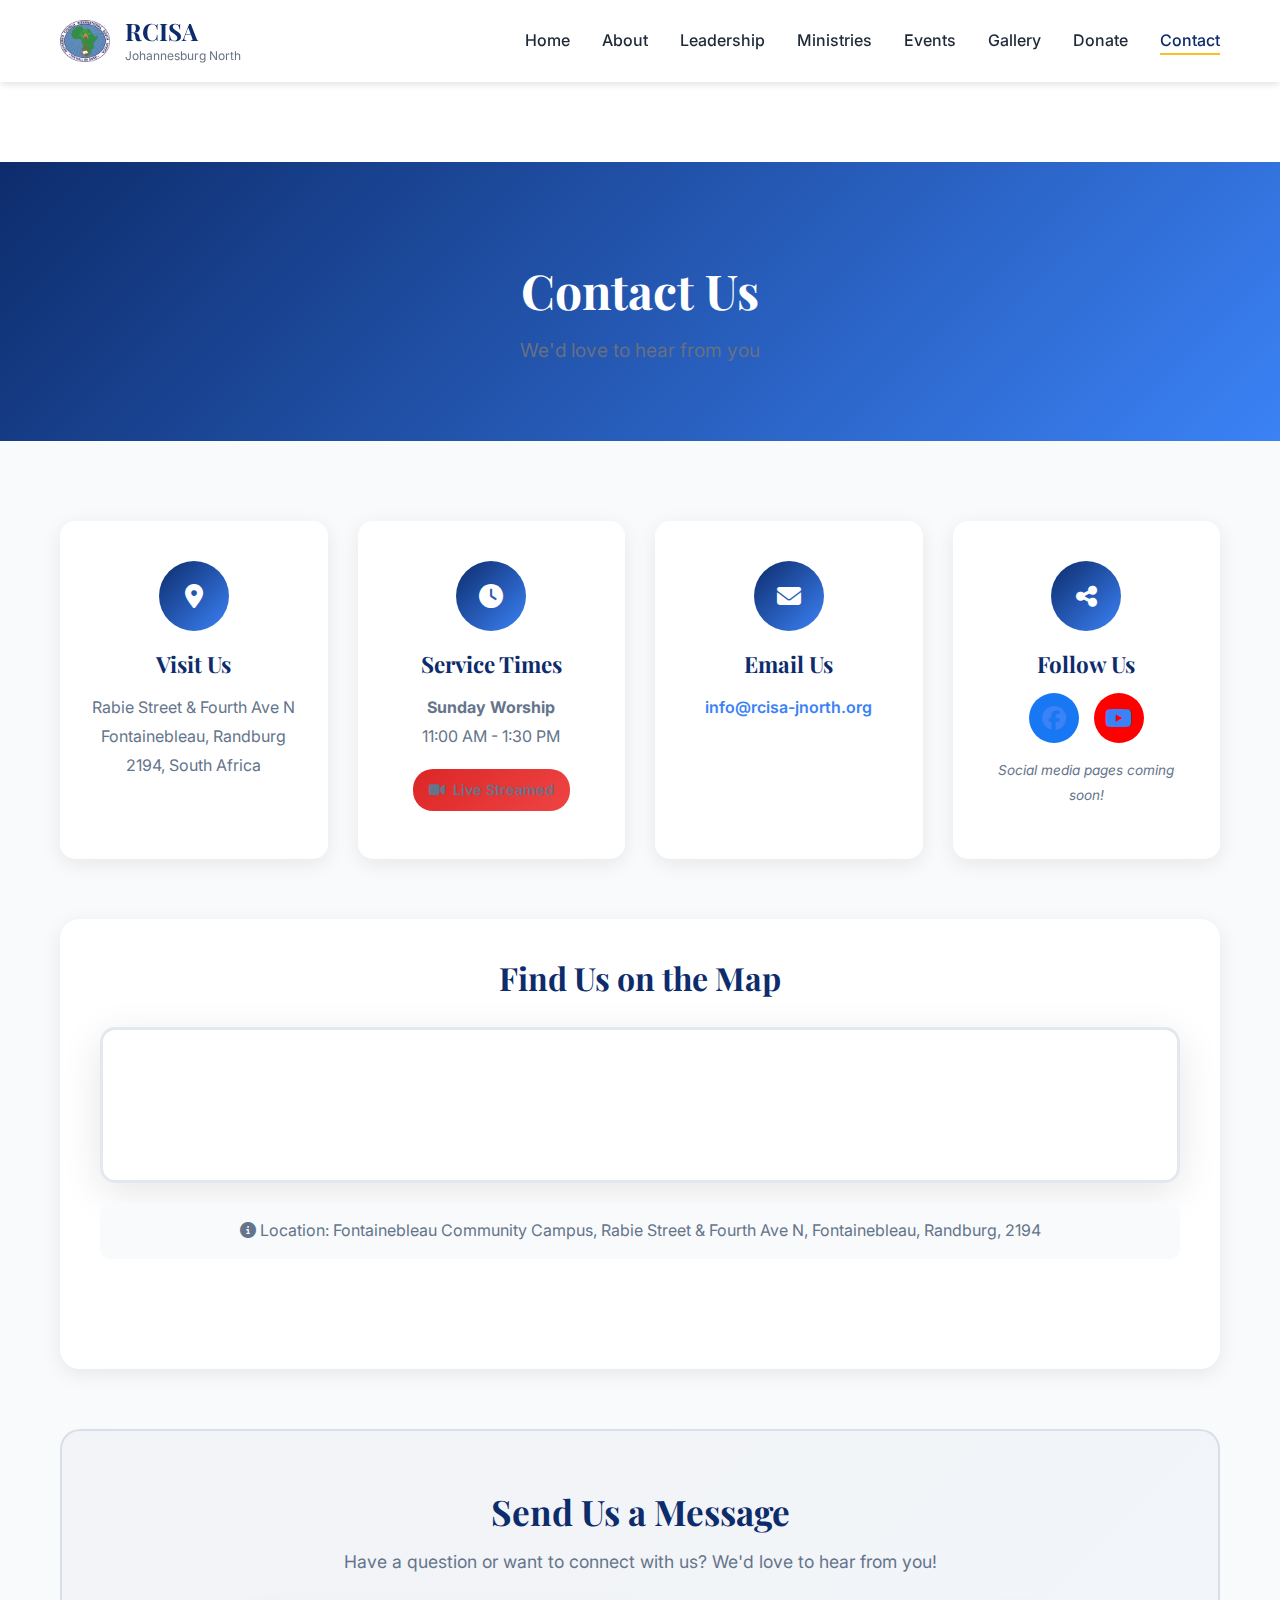
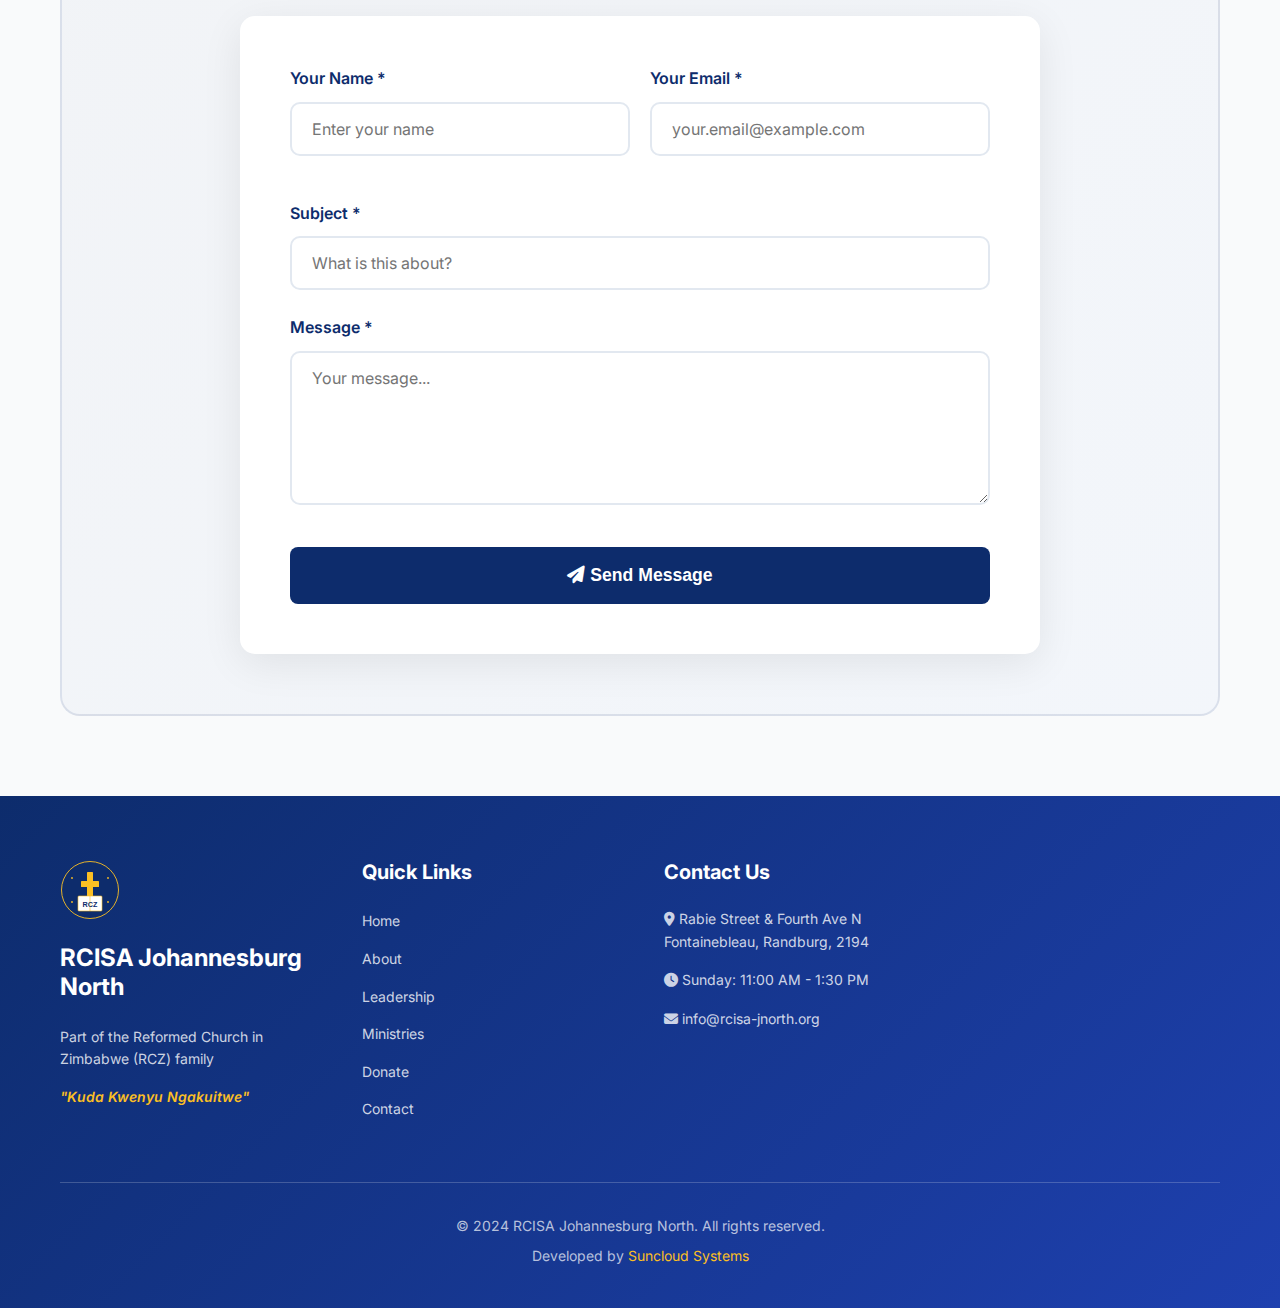
<file: contact.html>
<!DOCTYPE html>
<html lang="en">
<head>
    <meta charset="UTF-8">
    <meta name="viewport" content="width=device-width, initial-scale=1.0">
    <meta name="description" content="Contact - RCISA Johannesburg North">
    <title>Contact Us - RCISA Johannesburg North</title>
    <link rel="icon" type="image/svg+xml" href="assets/images/rcz-logo.svg">
    <link href="https://fonts.googleapis.com/css2?family=Inter:wght@300;400;500;600;700&family=Playfair+Display:wght@400;500;600;700&display=swap" rel="stylesheet">
    <link rel="stylesheet" href="https://cdnjs.cloudflare.com/ajax/libs/font-awesome/6.4.0/css/all.min.css">
    <link rel="stylesheet" href="assets/css/style.css">
</head>
<body>
    <!-- Navigation -->
    <nav class="navbar" id="navbar">
        <div class="container">
            <div class="nav-wrapper">
                <div class="logo-section">
                    <img src="assets/images/rcz-logo.png" alt="RCZ Logo" class="logo">
                    <div class="logo-text">
                        <h1>RCISA</h1>
                        <p>Johannesburg North</p>
                    </div>
                </div>
                <button class="mobile-menu-toggle" id="mobileMenuToggle">
                    <span></span>
                    <span></span>
                    <span></span>
                </button>
                <ul class="nav-links" id="navLinks">
                    <li><a href="index.html" class="nav-link">Home</a></li>
                    <li><a href="about.html" class="nav-link">About</a></li>
                    <li><a href="leadership.html" class="nav-link">Leadership</a></li>
                    <li><a href="ministries.html" class="nav-link">Ministries</a></li>
                    <li><a href="events.html" class="nav-link">Events</a></li>
                    <li><a href="gallery.html" class="nav-link">Gallery</a></li>
                    <li><a href="donate.html" class="nav-link">Donate</a></li>
                    <li><a href="contact.html" class="nav-link active">Contact</a></li>
                </ul>
            </div>
        </div>
    </nav>

    <!-- Mobile Menu Backdrop -->
    <div class="menu-backdrop" id="menuBackdrop"></div>

    <!-- Page Header -->
    <section class="page-header">
        <div class="container">
            <h1>Contact Us</h1>
            <p>We'd love to hear from you</p>
        </div>
    </section>

    <!-- Contact Section -->
    <section class="contact-section">
        <div class="container">
            <div class="contact-content">
                <div class="contact-info-cards">
                    <div class="contact-card">
                        <div class="contact-icon">
                            <i class="fas fa-map-marker-alt"></i>
                        </div>
                        <h3>Visit Us</h3>
                        <p>Rabie Street & Fourth Ave N<br>Fontainebleau, Randburg<br>2194, South Africa</p>
                    </div>
                    
                    <div class="contact-card">
                        <div class="contact-icon">
                            <i class="fas fa-clock"></i>
                        </div>
                        <h3>Service Times</h3>
                        <p><strong>Sunday Worship</strong><br>11:00 AM - 1:30 PM</p>
                        <p class="live-badge"><i class="fas fa-video"></i> Live Streamed</p>
                    </div>
                    
                    <div class="contact-card">
                        <div class="contact-icon">
                            <i class="fas fa-envelope"></i>
                        </div>
                        <h3>Email Us</h3>
                        <p><a href="mailto:info@rcisa-jnorth.org">info@rcisa-jnorth.org</a></p>
                    </div>
                    
                    <div class="contact-card">
                        <div class="contact-icon">
                            <i class="fas fa-share-alt"></i>
                        </div>
                        <h3>Follow Us</h3>
                        <div class="social-links">
                            <a href="#" class="social-link facebook" title="Facebook - Coming Soon">
                                <i class="fab fa-facebook"></i>
                            </a>
                            <a href="#" class="social-link youtube" title="YouTube - Coming Soon">
                                <i class="fab fa-youtube"></i>
                            </a>
                        </div>
                        <p class="coming-soon-note">Social media pages coming soon!</p>
                    </div>
                </div>
                
                <div class="map-container">
                    <h3>Find Us on the Map</h3>
                    <div class="map-wrapper">
                        <iframe
                            src="https://www.google.com/maps/embed?pb=!1m18!1m12!1m3!1d902.2619002854934!2d27.9774252!3d-26.1047609!2m3!1f0!2f0!3f0!3m2!1i1024!2i768!4f13.1!3m3!1m2!1s0x1e957510b0d00d7f%3A0x21e8cc8e7c099251!2sFontainebleau%20Community%20Campus!5e0!3m2!1sen!2sza!4v1709000000000!5m2!1sen!2sza"
                            width="100%"
                            height="450"
                            style="border:0;"
                            allowfullscreen=""
                            loading="lazy"
                            referrerpolicy="no-referrer-when-downgrade">
                        </iframe>
                    </div>
                    <p class="map-note">
                        <i class="fas fa-info-circle"></i>
                        Location: Fontainebleau Community Campus, Rabie Street & Fourth Ave N, Fontainebleau, Randburg, 2194
                    </p>
                </div>
            </div>
            
            <div class="contact-form-section">
                <h3>Send Us a Message</h3>
                <p>Have a question or want to connect with us? We'd love to hear from you!</p>
                <form class="contact-form" id="contactForm">
                    <div class="form-row">
                        <div class="form-group">
                            <label for="name">Your Name *</label>
                            <input type="text" id="name" name="name" required placeholder="Enter your name">
                        </div>
                        
                        <div class="form-group">
                            <label for="email">Your Email *</label>
                            <input type="email" id="email" name="email" required placeholder="your.email@example.com">
                        </div>
                    </div>
                    
                    <div class="form-group">
                        <label for="subject">Subject *</label>
                        <input type="text" id="subject" name="subject" required placeholder="What is this about?">
                    </div>
                    
                    <div class="form-group">
                        <label for="message">Message *</label>
                        <textarea id="message" name="message" rows="6" required placeholder="Your message..."></textarea>
                    </div>
                    
                    <button type="submit" class="btn btn-primary btn-large">
                        <i class="fas fa-paper-plane"></i> Send Message
                    </button>
                </form>
            </div>
        </div>
    </section>

    <!-- Footer -->
    <footer class="footer">
        <div class="container">
            <div class="footer-content">
                <div class="footer-section">
                    <img src="assets/images/rcz-logo.svg" alt="RCZ Logo" class="footer-logo">
                    <h3>RCISA Johannesburg North</h3>
                    <p>Part of the Reformed Church in Zimbabwe (RCZ) family</p>
                    <p class="footer-tagline">"Kuda Kwenyu Ngakuitwe"</p>
                </div>
                <div class="footer-section">
                    <h4>Quick Links</h4>
                    <ul class="footer-links">
                        <li><a href="index.html">Home</a></li>
                        <li><a href="about.html">About</a></li>
                        <li><a href="leadership.html">Leadership</a></li>
                        <li><a href="ministries.html">Ministries</a></li>
                        <li><a href="donate.html">Donate</a></li>
                        <li><a href="contact.html">Contact</a></li>
                    </ul>
                </div>
                <div class="footer-section">
                    <h4>Contact Us</h4>
                    <p><i class="fas fa-map-marker-alt"></i> Rabie Street & Fourth Ave N<br>Fontainebleau, Randburg, 2194</p>
                    <p><i class="fas fa-clock"></i> Sunday: 11:00 AM - 1:30 PM</p>
                    <p><i class="fas fa-envelope"></i> info@rcisa-jnorth.org</p>
                </div>
            </div>
            <div class="footer-bottom">
                <p>&copy; 2024 RCISA Johannesburg North. All rights reserved.</p>
                <p class="developer-credit">Developed by <a href="https://suncloudsystems.co.za/" target="_blank" style="color: var(--secondary-color); text-decoration: none;">Suncloud Systems</a></p>
            </div>
        </div>
    </footer>

    <script src="assets/js/script.js"></script>
</body>
</html>
</file>
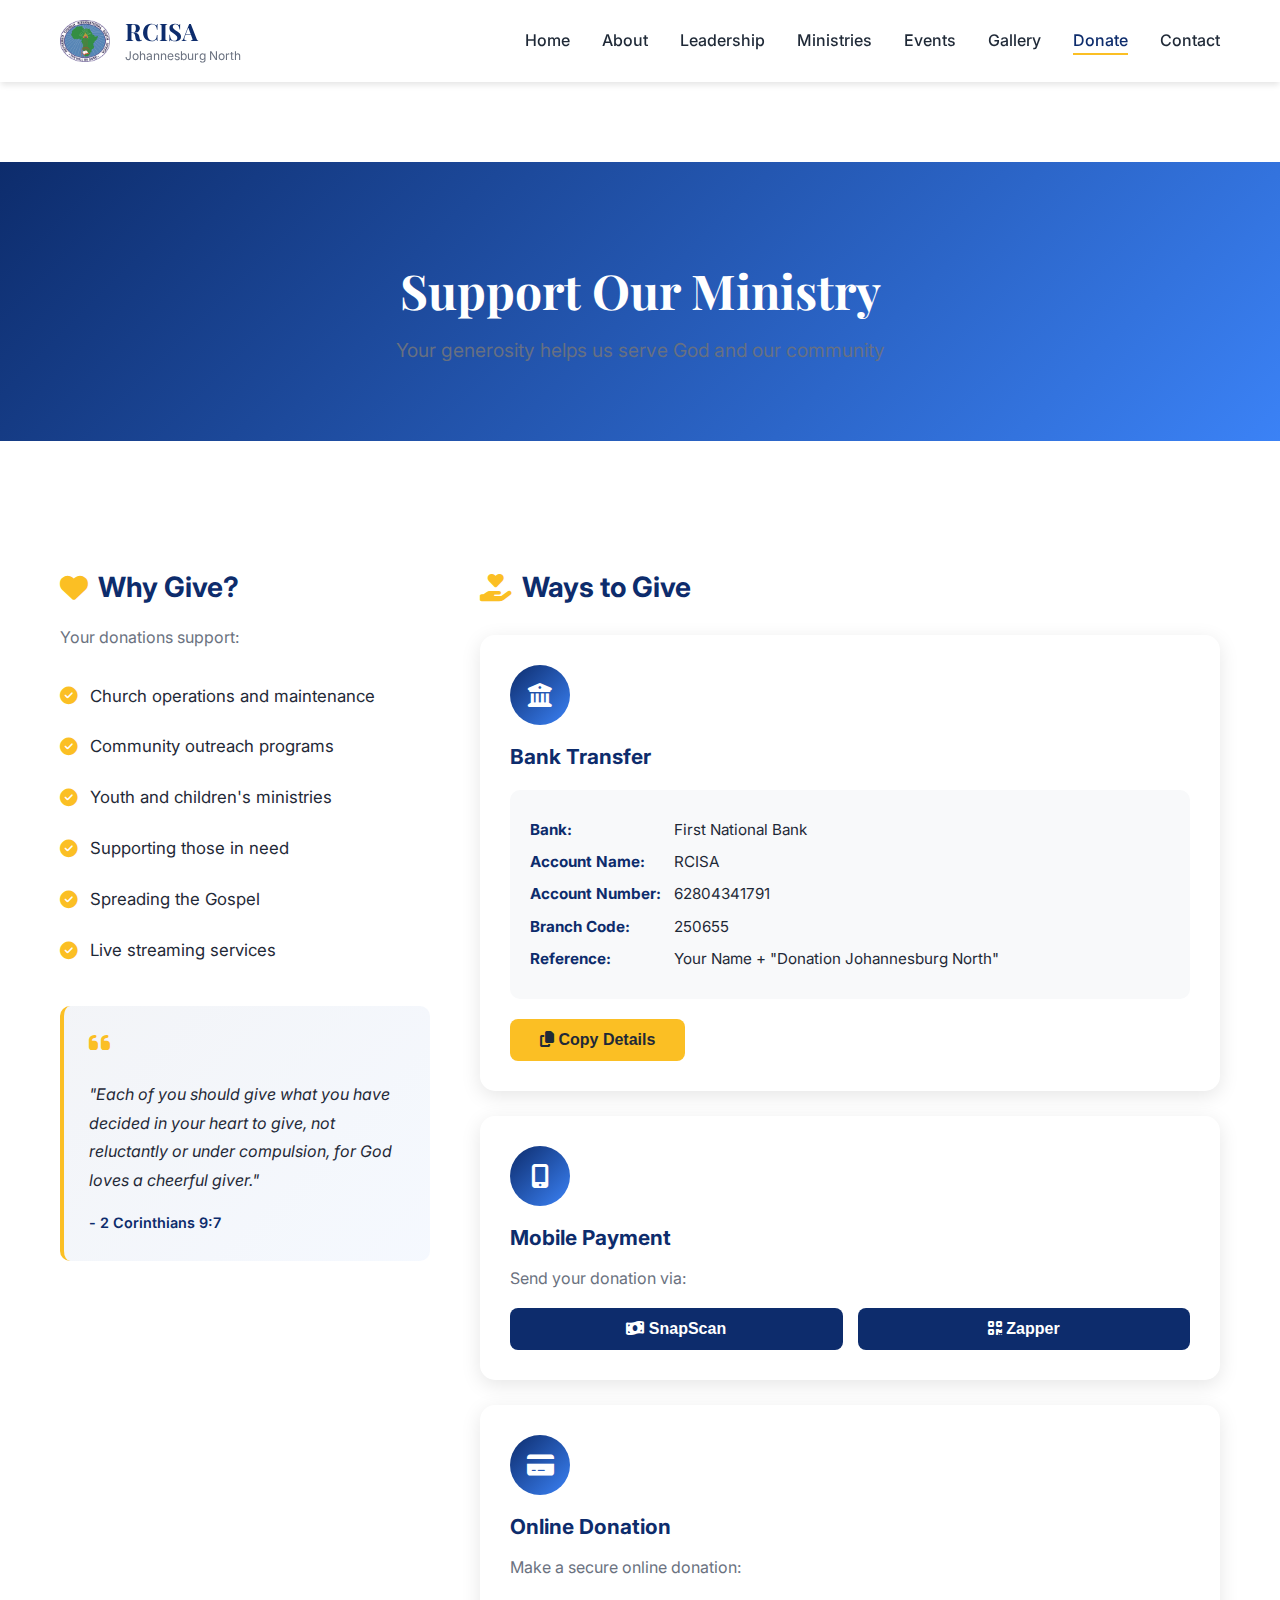
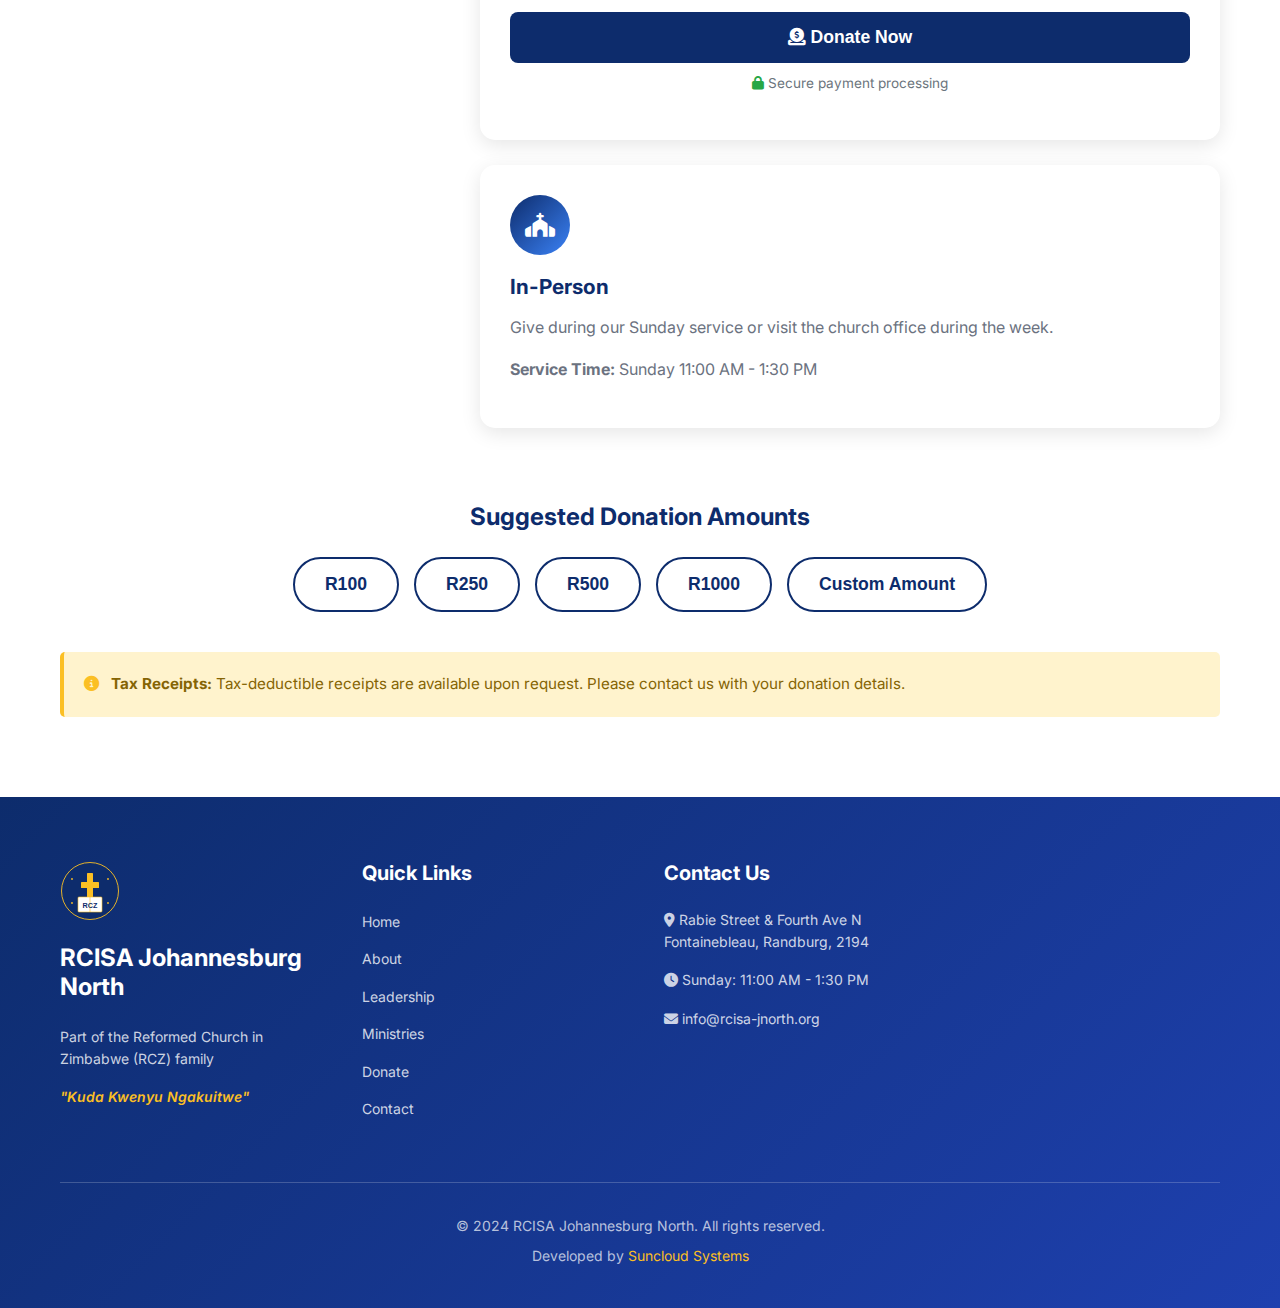
<file: donate.html>
<!DOCTYPE html>
<html lang="en">
<head>
    <meta charset="UTF-8">
    <meta name="viewport" content="width=device-width, initial-scale=1.0">
    <meta name="description" content="Donate - RCISA Johannesburg North">
    <title>Donate - RCISA Johannesburg North</title>
    <link rel="icon" type="image/svg+xml" href="assets/images/rcz-logo.svg">
    <link href="https://fonts.googleapis.com/css2?family=Inter:wght@300;400;500;600;700&family=Playfair+Display:wght@400;500;600;700&display=swap" rel="stylesheet">
    <link rel="stylesheet" href="https://cdnjs.cloudflare.com/ajax/libs/font-awesome/6.4.0/css/all.min.css">
    <link rel="stylesheet" href="assets/css/style.css">
</head>
<body>
    <!-- Navigation -->
    <nav class="navbar" id="navbar">
        <div class="container">
            <div class="nav-wrapper">
                <div class="logo-section">
                    <img src="assets/images/rcz-logo.png" alt="RCZ Logo" class="logo">
                    <div class="logo-text">
                        <h1>RCISA</h1>
                        <p>Johannesburg North</p>
                    </div>
                </div>
                <button class="mobile-menu-toggle" id="mobileMenuToggle">
                    <span></span>
                    <span></span>
                    <span></span>
                </button>
                <ul class="nav-links" id="navLinks">
                    <li><a href="index.html" class="nav-link">Home</a></li>
                    <li><a href="about.html" class="nav-link">About</a></li>
                    <li><a href="leadership.html" class="nav-link">Leadership</a></li>
                    <li><a href="ministries.html" class="nav-link">Ministries</a></li>
                    <li><a href="events.html" class="nav-link">Events</a></li>
                    <li><a href="gallery.html" class="nav-link">Gallery</a></li>
                    <li><a href="donate.html" class="nav-link active">Donate</a></li>
                    <li><a href="contact.html" class="nav-link">Contact</a></li>
                </ul>
            </div>
        </div>
    </nav>

    <!-- Mobile Menu Backdrop -->
    <div class="menu-backdrop" id="menuBackdrop"></div>

    <!-- Page Header -->
    <section class="page-header">
        <div class="container">
            <h1>Support Our Ministry</h1>
            <p>Your generosity helps us serve God and our community</p>
        </div>
    </section>

    <!-- Donations Section -->
    <section class="donate-section">
        <div class="container">
            <div class="donate-content">
                <div class="donate-info">
                    <h3><i class="fas fa-heart"></i> Why Give?</h3>
                    <p>Your donations support:</p>
                    <ul class="donate-list">
                        <li><i class="fas fa-check-circle"></i> Church operations and maintenance</li>
                        <li><i class="fas fa-check-circle"></i> Community outreach programs</li>
                        <li><i class="fas fa-check-circle"></i> Youth and children's ministries</li>
                        <li><i class="fas fa-check-circle"></i> Supporting those in need</li>
                        <li><i class="fas fa-check-circle"></i> Spreading the Gospel</li>
                        <li><i class="fas fa-check-circle"></i> Live streaming services</li>
                    </ul>
                    
                    <div class="bible-verse">
                        <i class="fas fa-quote-left"></i>
                        <p>"Each of you should give what you have decided in your heart to give, not reluctantly or under compulsion, for God loves a cheerful giver."</p>
                        <span>- 2 Corinthians 9:7</span>
                    </div>
                </div>
                
                <div class="donate-methods">
                    <h3><i class="fas fa-hand-holding-heart"></i> Ways to Give</h3>
                    
                    <div class="donation-card">
                        <div class="donation-icon">
                            <i class="fas fa-university"></i>
                        </div>
                        <h4>Bank Transfer</h4>
                        <div class="bank-details">
                            <p><strong>Bank:</strong> First National Bank</p>
                            <p><strong>Account Name:</strong> RCISA</p>
                            <p><strong>Account Number:</strong> 62804341791</p>
                            <p><strong>Branch Code:</strong> 250655</p>
                            <p><strong>Reference:</strong> Your Name + "Donation Johannesburg North"</p>
                        </div>
                        <button class="btn btn-secondary" onclick="copyBankDetails()">
                            <i class="fas fa-copy"></i> Copy Details
                        </button>
                    </div>
                    
                    <div class="donation-card">
                        <div class="donation-icon">
                            <i class="fas fa-mobile-alt"></i>
                        </div>
                        <h4>Mobile Payment</h4>
                        <p>Send your donation via:</p>
                        <div class="mobile-options">
                            <button class="btn btn-primary">
                                <i class="fas fa-money-bill-wave"></i> SnapScan
                            </button>
                            <button class="btn btn-primary">
                                <i class="fas fa-qrcode"></i> Zapper
                            </button>
                        </div>
                    </div>
                    
                    <div class="donation-card">
                        <div class="donation-icon">
                            <i class="fas fa-credit-card"></i>
                        </div>
                        <h4>Online Donation</h4>
                        <p>Make a secure online donation:</p>
                        <button class="btn btn-primary btn-large">
                            <i class="fas fa-donate"></i> Donate Now
                        </button>
                        <p class="secure-note"><i class="fas fa-lock"></i> Secure payment processing</p>
                    </div>
                    
                    <div class="donation-card">
                        <div class="donation-icon">
                            <i class="fas fa-church"></i>
                        </div>
                        <h4>In-Person</h4>
                        <p>Give during our Sunday service or visit the church office during the week.</p>
                        <p><strong>Service Time:</strong> Sunday 11:00 AM - 1:30 PM</p>
                    </div>
                </div>
            </div>
            
            <div class="suggested-amounts">
                <h3>Suggested Donation Amounts</h3>
                <div class="amount-buttons">
                    <button class="amount-btn">R100</button>
                    <button class="amount-btn">R250</button>
                    <button class="amount-btn">R500</button>
                    <button class="amount-btn">R1000</button>
                    <button class="amount-btn">Custom Amount</button>
                </div>
            </div>
            
            <div class="tax-info">
                <p><i class="fas fa-info-circle"></i> <strong>Tax Receipts:</strong> Tax-deductible receipts are available upon request. Please contact us with your donation details.</p>
            </div>
        </div>
    </section>

    <!-- Footer -->
    <footer class="footer">
        <div class="container">
            <div class="footer-content">
                <div class="footer-section">
                    <img src="assets/images/rcz-logo.svg" alt="RCZ Logo" class="footer-logo">
                    <h3>RCISA Johannesburg North</h3>
                    <p>Part of the Reformed Church in Zimbabwe (RCZ) family</p>
                    <p class="footer-tagline">"Kuda Kwenyu Ngakuitwe"</p>
                </div>
                <div class="footer-section">
                    <h4>Quick Links</h4>
                    <ul class="footer-links">
                        <li><a href="index.html">Home</a></li>
                        <li><a href="about.html">About</a></li>
                        <li><a href="leadership.html">Leadership</a></li>
                        <li><a href="ministries.html">Ministries</a></li>
                        <li><a href="donate.html">Donate</a></li>
                        <li><a href="contact.html">Contact</a></li>
                    </ul>
                </div>
                <div class="footer-section">
                    <h4>Contact Us</h4>
                    <p><i class="fas fa-map-marker-alt"></i> Rabie Street & Fourth Ave N<br>Fontainebleau, Randburg, 2194</p>
                    <p><i class="fas fa-clock"></i> Sunday: 11:00 AM - 1:30 PM</p>
                    <p><i class="fas fa-envelope"></i> info@rcisa-jnorth.org</p>
                </div>
            </div>
            <div class="footer-bottom">
                <p>&copy; 2024 RCISA Johannesburg North. All rights reserved.</p>
                <p class="developer-credit">Developed by <a href="https://suncloudsystems.co.za/" target="_blank" style="color: var(--secondary-color); text-decoration: none;">Suncloud Systems</a></p>
            </div>
        </div>
    </footer>

    <script src="assets/js/script.js"></script>
</body>
</html>
</file>
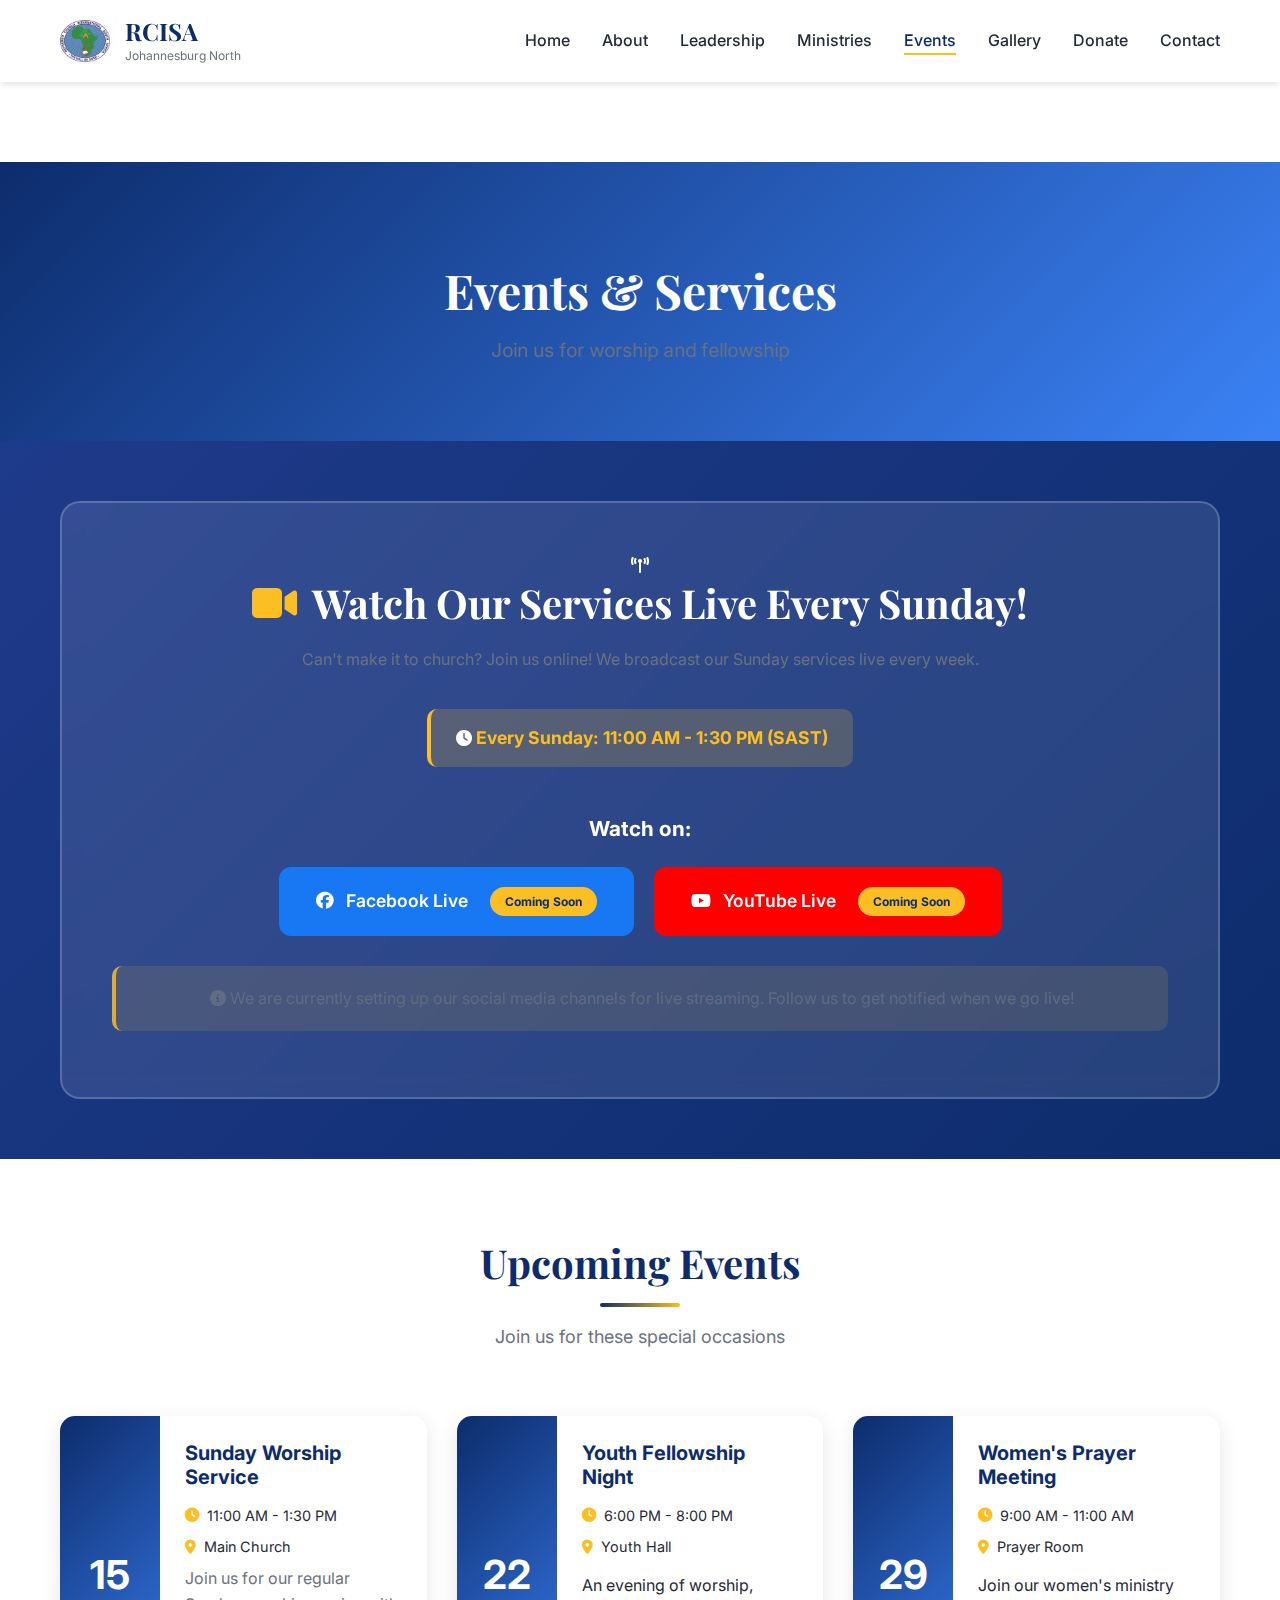
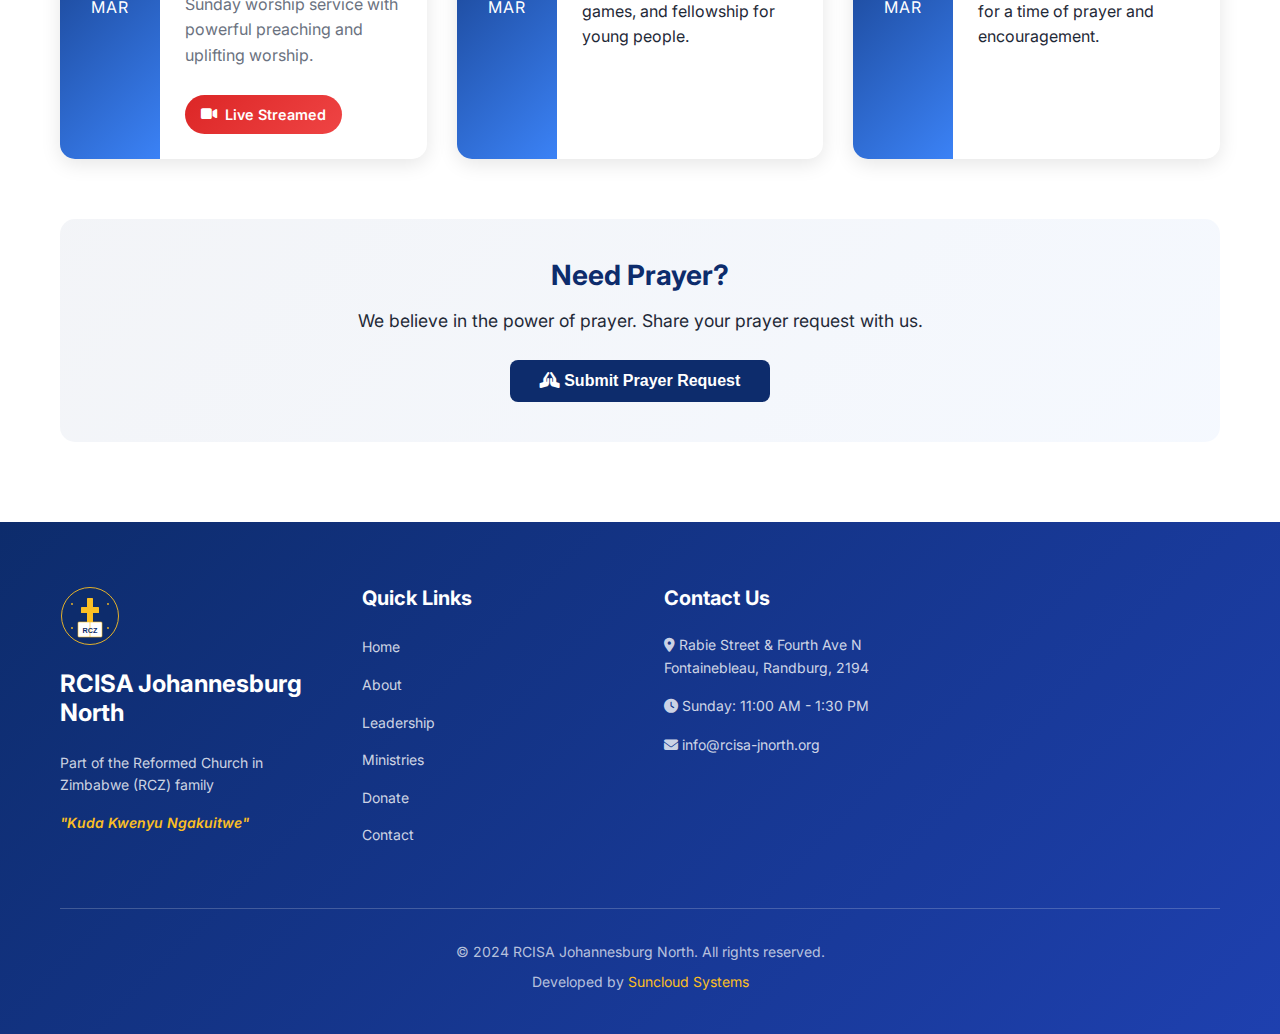
<file: events.html>
<!DOCTYPE html>
<html lang="en">
<head>
    <meta charset="UTF-8">
    <meta name="viewport" content="width=device-width, initial-scale=1.0">
    <meta name="description" content="Events - RCISA Johannesburg North">
    <title>Events - RCISA Johannesburg North</title>
    <link rel="icon" type="image/svg+xml" href="assets/images/rcz-logo.svg">
    <link href="https://fonts.googleapis.com/css2?family=Inter:wght@300;400;500;600;700&family=Playfair+Display:wght@400;500;600;700&display=swap" rel="stylesheet">
    <link rel="stylesheet" href="https://cdnjs.cloudflare.com/ajax/libs/font-awesome/6.4.0/css/all.min.css">
    <link rel="stylesheet" href="assets/css/style.css">
</head>
<body>
    <!-- Navigation -->
    <nav class="navbar" id="navbar">
        <div class="container">
            <div class="nav-wrapper">
                <div class="logo-section">
                    <img src="assets/images/rcz-logo.png" alt="RCZ Logo" class="logo">
                    <div class="logo-text">
                        <h1>RCISA</h1>
                        <p>Johannesburg North</p>
                    </div>
                </div>
                <button class="mobile-menu-toggle" id="mobileMenuToggle">
                    <span></span>
                    <span></span>
                    <span></span>
                </button>
                <ul class="nav-links" id="navLinks">
                    <li><a href="index.html" class="nav-link">Home</a></li>
                    <li><a href="about.html" class="nav-link">About</a></li>
                    <li><a href="leadership.html" class="nav-link">Leadership</a></li>
                    <li><a href="ministries.html" class="nav-link">Ministries</a></li>
                    <li><a href="events.html" class="nav-link active">Events</a></li>
                    <li><a href="gallery.html" class="nav-link">Gallery</a></li>
                    <li><a href="donate.html" class="nav-link">Donate</a></li>
                    <li><a href="contact.html" class="nav-link">Contact</a></li>
                </ul>
            </div>
        </div>
    </nav>

    <!-- Mobile Menu Backdrop -->
    <div class="menu-backdrop" id="menuBackdrop"></div>

    <!-- Page Header -->
    <section class="page-header">
        <div class="container">
            <h1>Events & Services</h1>
            <p>Join us for worship and fellowship</p>
        </div>
    </section>

    <!-- Live Streaming Section -->
    <section class="live-streaming-section">
        <div class="container">
            <div class="streaming-banner">
                <div class="streaming-icon">
                    <i class="fas fa-broadcast-tower"></i>
                </div>
                <div class="streaming-content">
                    <h2><i class="fas fa-video"></i> Watch Our Services Live Every Sunday!</h2>
                    <p>Can't make it to church? Join us online! We broadcast our Sunday services live every week.</p>
                    <div class="streaming-time">
                        <i class="fas fa-clock"></i> <strong>Every Sunday: 11:00 AM - 1:30 PM (SAST)</strong>
                    </div>
                    <div class="streaming-platforms">
                        <h3>Watch on:</h3>
                        <div class="platform-buttons">
                            <a href="#" class="platform-btn facebook-btn">
                                <i class="fab fa-facebook"></i> Facebook Live
                                <span class="coming-soon">Coming Soon</span>
                            </a>
                            <a href="#" class="platform-btn youtube-btn">
                                <i class="fab fa-youtube"></i> YouTube Live
                                <span class="coming-soon">Coming Soon</span>
                            </a>
                        </div>
                        <p class="streaming-note">
                            <i class="fas fa-info-circle"></i> 
                            We are currently setting up our social media channels for live streaming. 
                            Follow us to get notified when we go live!
                        </p>
                    </div>
                </div>
            </div>
        </div>
    </section>

    <!-- Events Section -->
    <section class="events-section">
        <div class="container">
            <div class="section-header">
                <h2 class="section-title">Upcoming Events</h2>
                <div class="title-underline"></div>
                <p class="section-subtitle">Join us for these special occasions</p>
            </div>
            
            <div class="events-grid">
                <div class="event-card">
                    <div class="event-date">
                        <span class="day">15</span>
                        <span class="month">MAR</span>
                    </div>
                    <div class="event-content">
                        <h3>Sunday Worship Service</h3>
                        <p class="event-time"><i class="fas fa-clock"></i> 11:00 AM - 1:30 PM</p>
                        <p class="event-location"><i class="fas fa-map-marker-alt"></i> Main Church</p>
                        <p>Join us for our regular Sunday worship service with powerful preaching and uplifting worship.</p>
                        <div class="event-badge live-badge">
                            <i class="fas fa-video"></i> Live Streamed
                        </div>
                    </div>
                </div>
                
                <div class="event-card">
                    <div class="event-date">
                        <span class="day">22</span>
                        <span class="month">MAR</span>
                    </div>
                    <div class="event-content">
                        <h3>Youth Fellowship Night</h3>
                        <p class="event-time"><i class="fas fa-clock"></i> 6:00 PM - 8:00 PM</p>
                        <p class="event-location"><i class="fas fa-map-marker-alt"></i> Youth Hall</p>
                        <p>An evening of worship, games, and fellowship for young people.</p>
                    </div>
                </div>
                
                <div class="event-card">
                    <div class="event-date">
                        <span class="day">29</span>
                        <span class="month">MAR</span>
                    </div>
                    <div class="event-content">
                        <h3>Women's Prayer Meeting</h3>
                        <p class="event-time"><i class="fas fa-clock"></i> 9:00 AM - 11:00 AM</p>
                        <p class="event-location"><i class="fas fa-map-marker-alt"></i> Prayer Room</p>
                        <p>Join our women's ministry for a time of prayer and encouragement.</p>
                    </div>
                </div>
            </div>
            
            <div class="prayer-request-section">
                <h3>Need Prayer?</h3>
                <p>We believe in the power of prayer. Share your prayer request with us.</p>
                <button class="btn btn-primary" onclick="document.getElementById('prayerModal').style.display='flex'">
                    <i class="fas fa-praying-hands"></i> Submit Prayer Request
                </button>
            </div>
        </div>
    </section>

    <!-- Prayer Request Modal -->
    <div id="prayerModal" class="modal">
        <div class="modal-content">
            <span class="modal-close" onclick="document.getElementById('prayerModal').style.display='none'">&times;</span>
            <h2><i class="fas fa-praying-hands"></i> Prayer Request</h2>
            <p>Share your prayer request with us. We believe in the power of prayer.</p>
            
            <form class="prayer-form" id="prayerForm">
                <div class="form-group">
                    <label for="prayerName">Your Name</label>
                    <input type="text" id="prayerName" name="name" required placeholder="Enter your name">
                </div>
                
                <div class="form-group">
                    <label for="prayerEmail">Email (Optional)</label>
                    <input type="email" id="prayerEmail" name="email" placeholder="your.email@example.com">
                </div>
                
                <div class="form-group">
                    <label for="prayerRequest">Prayer Request</label>
                    <textarea id="prayerRequest" name="request" rows="5" required placeholder="Share your prayer request..."></textarea>
                </div>
                
                <div class="form-group">
                    <label class="checkbox-label">
                        <input type="checkbox" name="anonymous">
                        Keep my request anonymous
                    </label>
                </div>
                
                <button type="submit" class="btn btn-primary btn-large">
                    <i class="fas fa-paper-plane"></i> Submit Prayer Request
                </button>
            </form>
        </div>
    </div>

    <!-- Footer -->
    <footer class="footer">
        <div class="container">
            <div class="footer-content">
                <div class="footer-section">
                    <img src="assets/images/rcz-logo.svg" alt="RCZ Logo" class="footer-logo">
                    <h3>RCISA Johannesburg North</h3>
                    <p>Part of the Reformed Church in Zimbabwe (RCZ) family</p>
                    <p class="footer-tagline">"Kuda Kwenyu Ngakuitwe"</p>
                </div>
                <div class="footer-section">
                    <h4>Quick Links</h4>
                    <ul class="footer-links">
                        <li><a href="index.html">Home</a></li>
                        <li><a href="about.html">About</a></li>
                        <li><a href="leadership.html">Leadership</a></li>
                        <li><a href="ministries.html">Ministries</a></li>
                        <li><a href="donate.html">Donate</a></li>
                        <li><a href="contact.html">Contact</a></li>
                    </ul>
                </div>
                <div class="footer-section">
                    <h4>Contact Us</h4>
                    <p><i class="fas fa-map-marker-alt"></i> Rabie Street & Fourth Ave N<br>Fontainebleau, Randburg, 2194</p>
                    <p><i class="fas fa-clock"></i> Sunday: 11:00 AM - 1:30 PM</p>
                    <p><i class="fas fa-envelope"></i> info@rcisa-jnorth.org</p>
                </div>
            </div>
            <div class="footer-bottom">
                <p>&copy; 2024 RCISA Johannesburg North. All rights reserved.</p>
                <p class="developer-credit">Developed by <a href="https://suncloudsystems.co.za/" target="_blank" style="color: var(--secondary-color); text-decoration: none;">Suncloud Systems</a></p>
            </div>
        </div>
    </footer>

    <script src="assets/js/script.js"></script>
</body>
</html>
</file>
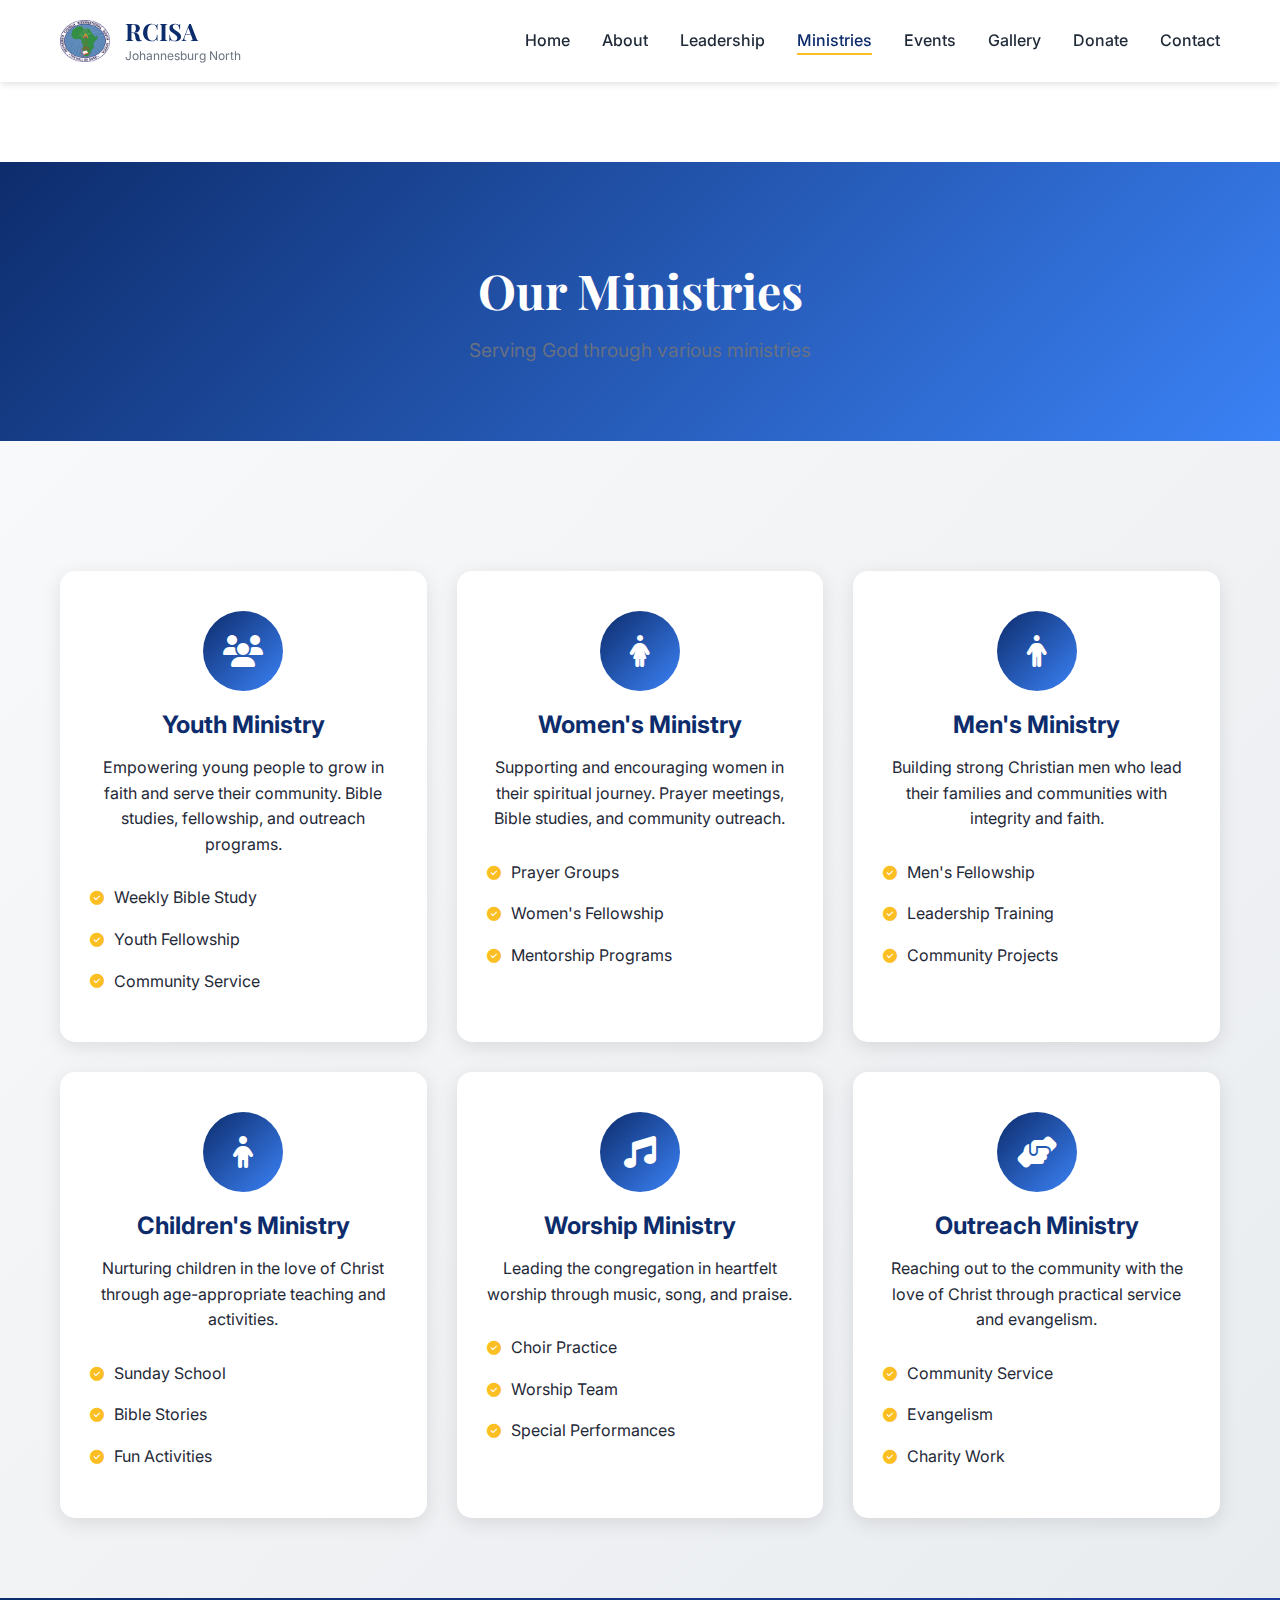
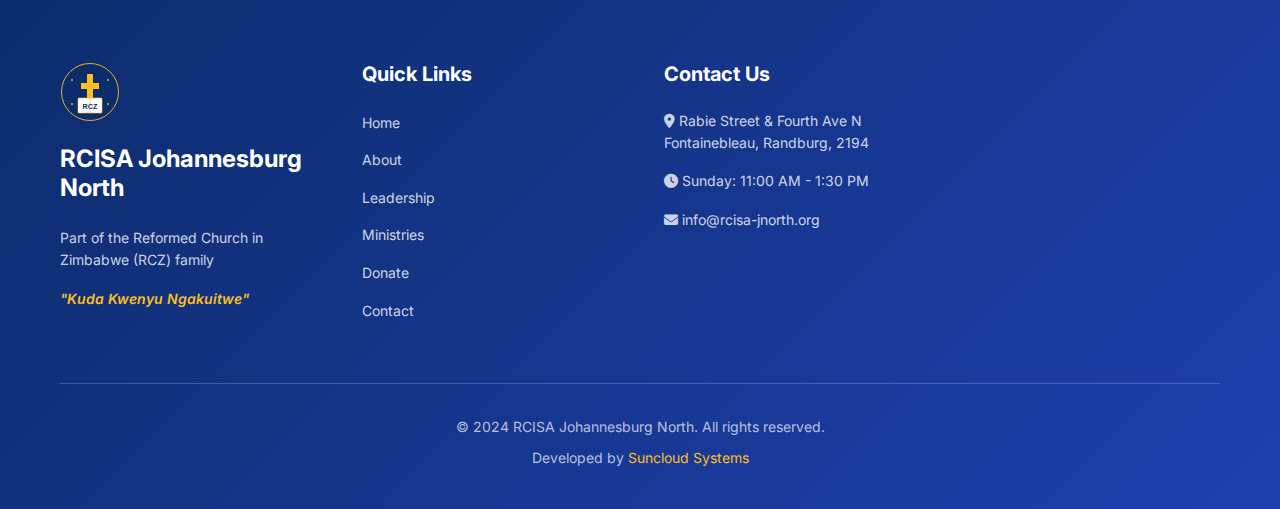
<file: ministries.html>
<!DOCTYPE html>
<html lang="en">
<head>
    <meta charset="UTF-8">
    <meta name="viewport" content="width=device-width, initial-scale=1.0">
    <meta name="description" content="Ministries - RCISA Johannesburg North">
    <title>Ministries - RCISA Johannesburg North</title>
    <link rel="icon" type="image/svg+xml" href="assets/images/rcz-logo.svg">
    <link href="https://fonts.googleapis.com/css2?family=Inter:wght@300;400;500;600;700&family=Playfair+Display:wght@400;500;600;700&display=swap" rel="stylesheet">
    <link rel="stylesheet" href="https://cdnjs.cloudflare.com/ajax/libs/font-awesome/6.4.0/css/all.min.css">
    <link rel="stylesheet" href="assets/css/style.css">
</head>
<body>
    <!-- Navigation -->
    <nav class="navbar" id="navbar">
        <div class="container">
            <div class="nav-wrapper">
                <div class="logo-section">
                    <img src="assets/images/rcz-logo.png" alt="RCZ Logo" class="logo">
                    <div class="logo-text">
                        <h1>RCISA</h1>
                        <p>Johannesburg North</p>
                    </div>
                </div>
                <button class="mobile-menu-toggle" id="mobileMenuToggle">
                    <span></span>
                    <span></span>
                    <span></span>
                </button>
                <ul class="nav-links" id="navLinks">
                    <li><a href="index.html" class="nav-link">Home</a></li>
                    <li><a href="about.html" class="nav-link">About</a></li>
                    <li><a href="leadership.html" class="nav-link">Leadership</a></li>
                    <li><a href="ministries.html" class="nav-link active">Ministries</a></li>
                    <li><a href="events.html" class="nav-link">Events</a></li>
                    <li><a href="gallery.html" class="nav-link">Gallery</a></li>
                    <li><a href="donate.html" class="nav-link">Donate</a></li>
                    <li><a href="contact.html" class="nav-link">Contact</a></li>
                </ul>
            </div>
        </div>
    </nav>

    <!-- Mobile Menu Backdrop -->
    <div class="menu-backdrop" id="menuBackdrop"></div>

    <!-- Page Header -->
    <section class="page-header">
        <div class="container">
            <h1>Our Ministries</h1>
            <p>Serving God through various ministries</p>
        </div>
    </section>

    <!-- Ministries Section -->
    <section class="ministries-section">
        <div class="container">
            <div class="ministries-grid">
                <div class="ministry-card">
                    <div class="ministry-icon">
                        <i class="fas fa-users"></i>
                    </div>
                    <h3>Youth Ministry</h3>
                    <p>Empowering young people to grow in faith and serve their community. Bible studies, fellowship, and outreach programs.</p>
                    <ul class="ministry-activities">
                        <li><i class="fas fa-check-circle"></i> Weekly Bible Study</li>
                        <li><i class="fas fa-check-circle"></i> Youth Fellowship</li>
                        <li><i class="fas fa-check-circle"></i> Community Service</li>
                    </ul>
                </div>
                
                <div class="ministry-card">
                    <div class="ministry-icon">
                        <i class="fas fa-female"></i>
                    </div>
                    <h3>Women's Ministry</h3>
                    <p>Supporting and encouraging women in their spiritual journey. Prayer meetings, Bible studies, and community outreach.</p>
                    <ul class="ministry-activities">
                        <li><i class="fas fa-check-circle"></i> Prayer Groups</li>
                        <li><i class="fas fa-check-circle"></i> Women's Fellowship</li>
                        <li><i class="fas fa-check-circle"></i> Mentorship Programs</li>
                    </ul>
                </div>
                
                <div class="ministry-card">
                    <div class="ministry-icon">
                        <i class="fas fa-male"></i>
                    </div>
                    <h3>Men's Ministry</h3>
                    <p>Building strong Christian men who lead their families and communities with integrity and faith.</p>
                    <ul class="ministry-activities">
                        <li><i class="fas fa-check-circle"></i> Men's Fellowship</li>
                        <li><i class="fas fa-check-circle"></i> Leadership Training</li>
                        <li><i class="fas fa-check-circle"></i> Community Projects</li>
                    </ul>
                </div>
                
                <div class="ministry-card">
                    <div class="ministry-icon">
                        <i class="fas fa-child"></i>
                    </div>
                    <h3>Children's Ministry</h3>
                    <p>Nurturing children in the love of Christ through age-appropriate teaching and activities.</p>
                    <ul class="ministry-activities">
                        <li><i class="fas fa-check-circle"></i> Sunday School</li>
                        <li><i class="fas fa-check-circle"></i> Bible Stories</li>
                        <li><i class="fas fa-check-circle"></i> Fun Activities</li>
                    </ul>
                </div>
                
                <div class="ministry-card">
                    <div class="ministry-icon">
                        <i class="fas fa-music"></i>
                    </div>
                    <h3>Worship Ministry</h3>
                    <p>Leading the congregation in heartfelt worship through music, song, and praise.</p>
                    <ul class="ministry-activities">
                        <li><i class="fas fa-check-circle"></i> Choir Practice</li>
                        <li><i class="fas fa-check-circle"></i> Worship Team</li>
                        <li><i class="fas fa-check-circle"></i> Special Performances</li>
                    </ul>
                </div>
                
                <div class="ministry-card">
                    <div class="ministry-icon">
                        <i class="fas fa-hands-helping"></i>
                    </div>
                    <h3>Outreach Ministry</h3>
                    <p>Reaching out to the community with the love of Christ through practical service and evangelism.</p>
                    <ul class="ministry-activities">
                        <li><i class="fas fa-check-circle"></i> Community Service</li>
                        <li><i class="fas fa-check-circle"></i> Evangelism</li>
                        <li><i class="fas fa-check-circle"></i> Charity Work</li>
                    </ul>
                </div>
            </div>
        </div>
    </section>

    <!-- Footer -->
    <footer class="footer">
        <div class="container">
            <div class="footer-content">
                <div class="footer-section">
                    <img src="assets/images/rcz-logo.svg" alt="RCZ Logo" class="footer-logo">
                    <h3>RCISA Johannesburg North</h3>
                    <p>Part of the Reformed Church in Zimbabwe (RCZ) family</p>
                    <p class="footer-tagline">"Kuda Kwenyu Ngakuitwe"</p>
                </div>
                <div class="footer-section">
                    <h4>Quick Links</h4>
                    <ul class="footer-links">
                        <li><a href="index.html">Home</a></li>
                        <li><a href="about.html">About</a></li>
                        <li><a href="leadership.html">Leadership</a></li>
                        <li><a href="ministries.html">Ministries</a></li>
                        <li><a href="donate.html">Donate</a></li>
                        <li><a href="contact.html">Contact</a></li>
                    </ul>
                </div>
                <div class="footer-section">
                    <h4>Contact Us</h4>
                    <p><i class="fas fa-map-marker-alt"></i> Rabie Street & Fourth Ave N<br>Fontainebleau, Randburg, 2194</p>
                    <p><i class="fas fa-clock"></i> Sunday: 11:00 AM - 1:30 PM</p>
                    <p><i class="fas fa-envelope"></i> info@rcisa-jnorth.org</p>
                </div>
            </div>
            <div class="footer-bottom">
                <p>&copy; 2024 RCISA Johannesburg North. All rights reserved.</p>
                <p class="developer-credit">Developed by <a href="https://suncloudsystems.co.za/" target="_blank" style="color: var(--secondary-color); text-decoration: none;">Suncloud Systems</a></p>
            </div>
        </div>
    </footer>

    <script src="assets/js/script.js"></script>
</body>
</html>
</file>
<file: assets/css/style.css>
/* ===================================
   RCISA Johannesburg North - Styles
   =================================== */

/* CSS Variables */
:root {
    --primary-color: #0d2c6c;
    --secondary-color: #fbbf24;
    --accent-color: #3b82f6;
    --text-dark: #1f2937;
    --text-light: #6b7280;
    --bg-light: #f9fafb;
    --bg-white: #ffffff;
    --border-color: #e5e7eb;
    --shadow-sm: 0 1px 2px 0 rgba(0, 0, 0, 0.05);
    --shadow-md: 0 4px 6px -1px rgba(0, 0, 0, 0.1);
    --shadow-lg: 0 10px 15px -3px rgba(0, 0, 0, 0.1);
    --shadow-xl: 0 20px 25px -5px rgba(0, 0, 0, 0.1);
    --transition: all 0.3s ease;
}

/* Reset & Base Styles */
* {
    margin: 0;
    padding: 0;
    box-sizing: border-box;
}

body {
    font-family: 'Inter', -apple-system, BlinkMacSystemFont, 'Segoe UI', Roboto, sans-serif;
    line-height: 1.6;
    color: var(--text-dark);
    background-color: var(--bg-white);
    overflow-x: hidden;
}

.container {
    max-width: 1200px;
    margin: 0 auto;
    padding: 0 20px;
}

/* Typography */
h1, h2, h3, h4, h5, h6 {
    font-weight: 700;
    line-height: 1.2;
    margin-bottom: 1rem;
}

h1 { font-size: 2.5rem; }
h2 { font-size: 2rem; }
h3 { font-size: 1.5rem; }
h4 { font-size: 1.25rem; }

p {
    margin-bottom: 1rem;
    color: var(--text-light);
}

/* Buttons */
.btn {
    display: inline-block;
    padding: 12px 30px;
    border-radius: 8px;
    text-decoration: none;
    font-weight: 600;
    transition: var(--transition);
    cursor: pointer;
    border: none;
    font-size: 1rem;
}

.btn-primary {
    background-color: var(--primary-color);
    color: white;
}

.btn-primary:hover {
    background-color: #0a2350;
    transform: translateY(-2px);
    box-shadow: var(--shadow-lg);
}

.btn-secondary {
    background-color: var(--secondary-color);
    color: var(--text-dark);
}

.btn-secondary:hover {
    background-color: #f59e0b;
    transform: translateY(-2px);
    box-shadow: var(--shadow-lg);
}

.btn-small {
    padding: 8px 20px;
    font-size: 0.875rem;
}

/* Navigation */
.navbar {
    background-color: var(--bg-white);
    box-shadow: var(--shadow-md);
    position: sticky;
    top: 0;
    z-index: 1000;
    padding: 1rem 0;
}

.nav-wrapper {
    display: flex;
    justify-content: space-between;
    align-items: center;
}

.logo-section {
    display: flex;
    align-items: center;
    gap: 15px;
}

.logo {
    width: 50px;
    height: 50px;
    object-fit: contain;
}

.logo-text h1 {
    font-size: 1.5rem;
    color: var(--primary-color);
    margin: 0;
    font-family: 'Playfair Display', serif;
}

.logo-text p {
    font-size: 0.75rem;
    color: var(--text-light);
    margin: 0;
}

.nav-links {
    display: flex;
    list-style: none;
    gap: 2rem;
    align-items: center;
}

.nav-link {
    text-decoration: none;
    color: var(--text-dark);
    font-weight: 500;
    transition: var(--transition);
    position: relative;
}

.nav-link:hover,
.nav-link.active {
    color: var(--primary-color);
}

.nav-link::after {
    content: '';
    position: absolute;
    bottom: -5px;
    left: 0;
    width: 0;
    height: 2px;
    background-color: var(--secondary-color);
    transition: var(--transition);
}

.nav-link:hover::after,
.nav-link.active::after {
    width: 100%;
}

.mobile-menu-btn,
.mobile-menu-toggle {
    display: none;
    background: none;
    border: none;
    font-size: 1.5rem;
    color: var(--primary-color);
    cursor: pointer;
    padding: 8px;
    z-index: 1001;
}

.mobile-menu-toggle {
    flex-direction: column;
    gap: 5px;
    width: 40px;
    height: 40px;
    justify-content: center;
    align-items: center;
}

.mobile-menu-toggle span {
    display: block;
    width: 25px;
    height: 3px;
    background-color: var(--primary-color);
    transition: all 0.3s ease;
    border-radius: 2px;
}

.mobile-menu-toggle.active span:nth-child(1) {
    transform: rotate(45deg) translate(7px, 7px);
}

.mobile-menu-toggle.active span:nth-child(2) {
    opacity: 0;
}

.mobile-menu-toggle.active span:nth-child(3) {
    transform: rotate(-45deg) translate(7px, -7px);
}

/* Mobile Menu Backdrop Overlay */
.menu-backdrop {
    display: none;
    position: fixed;
    top: 70px;
    left: 0;
    width: 100%;
    height: calc(100vh - 70px);
    background: rgba(0, 0, 0, 0.5);
    z-index: 997;
    opacity: 0;
    transition: opacity 0.3s ease;
}

.menu-backdrop.active {
    display: block;
    opacity: 1;
}

/* Hero Section */
.hero {
    position: relative;
    min-height: 100vh;
    display: flex;
    align-items: center;
    justify-content: center;
    background: linear-gradient(135deg, var(--primary-color) 0%, #1e40af 100%);
    overflow: hidden;
}

.hero-overlay {
    position: absolute;
    top: 0;
    left: 0;
    width: 100%;
    height: 100%;
    background: url('data:image/svg+xml,<svg xmlns="http://www.w3.org/2000/svg" viewBox="0 0 1440 320"><path fill="%23ffffff" fill-opacity="0.1" d="M0,96L48,112C96,128,192,160,288,160C384,160,480,128,576,122.7C672,117,768,139,864,138.7C960,139,1056,117,1152,101.3C1248,85,1344,75,1392,69.3L1440,64L1440,320L1392,320C1344,320,1248,320,1152,320C1056,320,960,320,864,320C768,320,672,320,576,320C480,320,384,320,288,320C192,320,96,320,48,320L0,320Z"></path></svg>') no-repeat bottom;
    background-size: cover;
}

.hero-content {
    position: relative;
    z-index: 1;
    text-align: center;
    color: white;
    padding: 2rem;
}

.hero-logo {
    width: 120px;
    height: 120px;
    margin-bottom: 2rem;
    filter: drop-shadow(0 10px 20px rgba(0, 0, 0, 0.3));
    animation: float 3s ease-in-out infinite;
}

@keyframes float {
    0%, 100% { transform: translateY(0); }
    50% { transform: translateY(-20px); }
}

.hero-title {
    font-family: 'Playfair Display', serif;
    font-size: 3.5rem;
    font-weight: 800;
    margin-bottom: 1rem;
    text-shadow: 2px 2px 4px rgba(0, 0, 0, 0.3);
}

.hero-subtitle {
    font-size: 2rem;
    font-weight: 600;
    margin-bottom: 1rem;
    color: var(--secondary-color);
}

.hero-tagline {
    font-size: 1.25rem;
    font-style: italic;
    margin-bottom: 2rem;
    opacity: 0.9;
}

.hero-buttons {
    display: flex;
    gap: 1rem;
    justify-content: center;
    flex-wrap: wrap;
}

.scroll-indicator {
    position: absolute;
    bottom: 30px;
    left: 50%;
    transform: translateX(-50%);
    color: white;
    font-size: 2rem;
    animation: bounce 2s infinite;
}

@keyframes bounce {
    0%, 20%, 50%, 80%, 100% { transform: translateX(-50%) translateY(0); }
    40% { transform: translateX(-50%) translateY(-10px); }
    60% { transform: translateX(-50%) translateY(-5px); }
}

/* Section Styles */
section {
    padding: 80px 0;
}

.section-header {
    text-align: center;
    margin-bottom: 4rem;
}

.section-title {
    font-family: 'Playfair Display', serif;
    font-size: 2.5rem;
    color: var(--primary-color);
    margin-bottom: 1rem;
}

.title-underline {
    width: 80px;
    height: 4px;
    background: linear-gradient(90deg, var(--primary-color), var(--secondary-color));
    margin: 0 auto 1rem;
    border-radius: 2px;
}

.section-subtitle {
    font-size: 1.125rem;
    color: var(--text-light);
}

/* About Section */
.about-section {
    background-color: var(--bg-light);
}

.about-content {
    display: grid;
    grid-template-columns: 1fr 1fr;
    gap: 4rem;
    align-items: center;
}

.about-text h3 {
    color: var(--primary-color);
    margin-top: 2rem;
    margin-bottom: 1rem;
}

.about-text h3:first-child {
    margin-top: 0;
}

.about-text p {
    line-height: 1.8;
}

.about-image {
    position: relative;
    border-radius: 12px;
    overflow: hidden;
    box-shadow: var(--shadow-xl);
}

.about-image img {
    width: 100%;
    height: 100%;
    object-fit: cover;
    display: block;
}

.image-overlay {
    position: absolute;
    top: 0;
    left: 0;
    width: 100%;
    height: 100%;
    background: linear-gradient(135deg, rgba(13, 44, 108, 0.7), rgba(59, 130, 246, 0.7));
    display: flex;
    align-items: center;
    justify-content: center;
    opacity: 0;
    transition: var(--transition);
}

.image-overlay i {
    font-size: 4rem;
    color: white;
}

.about-image:hover .image-overlay {
    opacity: 1;
}


/* Leadership Section */
.leadership-section {
    background-color: var(--bg-white);
}

.leadership-grid {
    display: grid;
    grid-template-columns: repeat(2, 1fr);
    gap: 3rem;
    max-width: 900px;
    margin: 0 auto;
}

.leader-card {
    background: var(--bg-white);
    border-radius: 12px;
    overflow: hidden;
    box-shadow: var(--shadow-lg);
    transition: var(--transition);
}

.leader-card:hover {
    transform: translateY(-10px);
    box-shadow: var(--shadow-xl);
}

.leader-image {
    position: relative;
    height: 350px;
    overflow: hidden;
}

.leader-image img {
    width: 100%;
    height: 100%;
    object-fit: cover;
}

.leader-overlay {
    position: absolute;
    top: 0;
    left: 0;
    width: 100%;
    height: 100%;
    background: linear-gradient(to bottom, transparent, rgba(13, 44, 108, 0.8));
    display: flex;
    align-items: flex-end;
    justify-content: center;
    padding: 2rem;
}

.leader-overlay i {
    font-size: 3rem;
    color: var(--secondary-color);
}

.leader-info {
    padding: 2rem;
}

.leader-info h3 {
    color: var(--primary-color);
    margin-bottom: 0.5rem;
}

.leader-title {
    color: var(--secondary-color);
    font-weight: 600;
    margin-bottom: 1rem;
}

.leader-description {
    line-height: 1.8;
}

/* Church Council Section */
.council-section {
    background-color: var(--bg-light);
}

.council-grid {
    display: grid;
    grid-template-columns: repeat(auto-fit, minmax(250px, 1fr));
    gap: 2rem;
}

.council-card {
    background: var(--bg-white);
    padding: 2rem;
    border-radius: 12px;
    text-align: center;
    box-shadow: var(--shadow-md);
    transition: var(--transition);
    border-top: 4px solid var(--primary-color);
}

.council-card:hover {
    transform: translateY(-5px);
    box-shadow: var(--shadow-xl);
    border-top-color: var(--secondary-color);
}

.council-icon {
    width: 80px;
    height: 80px;
    margin: 0 auto 1.5rem;
    background: linear-gradient(135deg, var(--primary-color), var(--accent-color));
    border-radius: 50%;
    display: flex;
    align-items: center;
    justify-content: center;
}

.council-icon i {
    font-size: 2rem;
    color: white;
}

.council-card h3 {
    color: var(--primary-color);
    margin-bottom: 0.5rem;
}

.council-role {
    color: var(--secondary-color);
    font-weight: 600;
    font-size: 0.875rem;
    text-transform: uppercase;
    letter-spacing: 1px;
    margin-bottom: 1rem;
}

.council-description {
    font-size: 0.875rem;
    line-height: 1.6;
}

/* Services Section */
.services-section {
    background-color: var(--bg-white);
}

.services-content {
    display: grid;
    grid-template-columns: 1.2fr 1fr;
    gap: 3rem;
}

.main-service {
    background: linear-gradient(135deg, var(--primary-color), var(--accent-color));
    color: white;
    padding: 3rem;
    border-radius: 12px;
    box-shadow: var(--shadow-xl);
}

.service-icon {
    width: 80px;
    height: 80px;
    background: rgba(255, 255, 255, 0.2);
    border-radius: 50%;
    display: flex;
    align-items: center;
    justify-content: center;
    margin-bottom: 2rem;
}

.service-icon i {
    font-size: 2.5rem;
    color: var(--secondary-color);
}

.main-service h3 {
    color: white;
    font-size: 2rem;
    margin-bottom: 1rem;
}

.service-time {
    display: flex;
    align-items: center;
    gap: 0.5rem;
    font-size: 1.25rem;
    color: var(--secondary-color);
    margin-bottom: 1.5rem;
    font-weight: 600;
}

.main-service p {
    color: rgba(255, 255, 255, 0.9);
    margin-bottom: 2rem;
}

.service-features {
    list-style: none;
}

.service-features li {
    padding: 0.75rem 0;
    border-bottom: 1px solid rgba(255, 255, 255, 0.2);
    display: flex;
    align-items: center;
    gap: 1rem;
    color: white;
}

.service-features li:last-child {
    border-bottom: none;
}

.service-features i {
    color: var(--secondary-color);
}

.service-info {
    display: flex;
    flex-direction: column;
    gap: 1.5rem;
}

.service-info h3 {
    color: var(--primary-color);
    margin-bottom: 1rem;
}

.info-item {
    display: flex;
    gap: 1rem;
    padding: 1.5rem;
    background: var(--bg-light);
    border-radius: 8px;
    transition: var(--transition);
}

.info-item:hover {
    background: white;
    box-shadow: var(--shadow-md);
}

.info-item i {
    font-size: 2rem;
    color: var(--primary-color);
    flex-shrink: 0;
}

.info-item h4 {
    color: var(--primary-color);
    margin-bottom: 0.5rem;
}

.info-item p {
    font-size: 0.875rem;
    margin: 0;
}

/* Contact Section */
.contact-section {
    background-color: var(--bg-light);
    padding: 80px 0;
}

.contact-content {
    display: block;
    margin-bottom: 60px;
}

.contact-info {
    display: flex;
    flex-direction: column;
    gap: 2rem;
}

.contact-card {
    background: var(--bg-white);
    padding: 2rem;
    border-radius: 12px;
    box-shadow: var(--shadow-md);
    transition: var(--transition);
}

.contact-card:hover {
    transform: translateY(-5px);
    box-shadow: var(--shadow-lg);
}

.contact-icon {
    width: 60px;
    height: 60px;
    background: linear-gradient(135deg, var(--primary-color), var(--accent-color));
    border-radius: 50%;
    display: flex;
    align-items: center;
    justify-content: center;
    margin-bottom: 1.5rem;
}

.contact-icon i {
    font-size: 1.5rem;
    color: white;
}

.contact-card h3 {
    color: var(--primary-color);
    margin-bottom: 1rem;
}

.contact-card p {
    margin-bottom: 0.5rem;
}

.service-schedule {
    margin-top: 1rem;
}

.schedule-item {
    display: flex;
    justify-content: space-between;
    padding: 1rem;
    background: var(--bg-light);
    border-radius: 8px;
    margin-bottom: 0.5rem;
}

.schedule-item .day {
    font-weight: 600;
    color: var(--primary-color);
}

.schedule-item .time {
    color: var(--text-light);
}

.contact-links {
    display: flex;
    flex-direction: column;
    gap: 0.5rem;
}

.contact-link {
    display: flex;
    align-items: center;
    gap: 0.5rem;
    color: var(--primary-color);
    text-decoration: none;
    transition: var(--transition);
}

.contact-link:hover {
    color: var(--accent-color);
}

.map-container {
    border-radius: 12px;
    overflow: hidden;
    box-shadow: var(--shadow-lg);
    height: 100%;
    min-height: 450px;
}

.map-container iframe {
    width: 100%;
    height: 100%;
}

/* Footer */
.footer {
    background: linear-gradient(135deg, var(--primary-color), #1e40af);
    color: white;
    padding: 4rem 0 2rem;
}

.footer-content {
    display: grid;
    grid-template-columns: repeat(4, 1fr);
    gap: 3rem;
    margin-bottom: 3rem;
}

.footer-section h3,
.footer-section h4 {
    color: white;
    margin-bottom: 1.5rem;
}

.footer-section p {
    color: rgba(255, 255, 255, 0.8);
    font-size: 0.875rem;
}

.footer-logo {
    width: 60px;
    height: 60px;
    margin-bottom: 1rem;
}

.footer-tagline {
    font-style: italic;
    color: var(--secondary-color) !important;
    font-weight: 600;
}

.footer-links {
    list-style: none;
}

.footer-links li {
    margin-bottom: 0.75rem;
}

.footer-links a {
    color: rgba(255, 255, 255, 0.8);
    text-decoration: none;
    transition: var(--transition);
    font-size: 0.875rem;
}

.footer-links a:hover {
    color: var(--secondary-color);
    padding-left: 5px;
}

.social-links {
    display: flex;
    gap: 1rem;
    margin-bottom: 1.5rem;
}

.social-link {
    width: 40px;
    height: 40px;
    background: rgba(255, 255, 255, 0.1);
    border-radius: 50%;
    display: flex;
    align-items: center;
    justify-content: center;
    color: white;
    text-decoration: none;
    transition: var(--transition);
}

.social-link:hover {
    background: var(--secondary-color);
    color: var(--primary-color);
    transform: translateY(-3px);
}

.footer-info {
    display: flex;
    align-items: center;
    gap: 0.5rem;
    color: rgba(255, 255, 255, 0.8) !important;
}

.footer-bottom {
    border-top: 1px solid rgba(255, 255, 255, 0.2);
    padding-top: 2rem;
    text-align: center;
}

.footer-bottom p {
    color: rgba(255, 255, 255, 0.7);
    font-size: 0.875rem;
    margin-bottom: 0.5rem;
}

/* Responsive Design */
@media (max-width: 1024px) {
    .about-content,
    .services-content,
    .contact-content {
        grid-template-columns: 1fr;
    }

    .footer-content {
        grid-template-columns: repeat(2, 1fr);
    }
}

@media (max-width: 768px) {
    /* Navigation - World Class Mobile Menu */
    .nav-links {
        position: fixed;
        top: 70px;
        left: -100%;
        width: 100%;
        max-width: 100%;
        height: calc(100vh - 70px);
        background: var(--bg-white);
        flex-direction: column;
        padding: 2rem;
        box-shadow: 0 10px 40px rgba(0, 0, 0, 0.2);
        transition: left 0.4s cubic-bezier(0.4, 0, 0.2, 1);
        gap: 0;
        overflow-y: auto;
        overflow-x: hidden;
        z-index: 998;
        -webkit-overflow-scrolling: touch;
    }

    .nav-links.active {
        left: 0;
    }

    .nav-links li {
        width: 100%;
        margin: 0;
        border-bottom: 1px solid rgba(13, 44, 108, 0.1);
    }

    .nav-links li:last-child {
        border-bottom: none;
    }

    .nav-link {
        display: block;
        width: 100%;
        padding: 1rem 0;
        font-size: 1.1rem;
        font-weight: 500;
        color: var(--text-dark);
        transition: all 0.3s ease;
        border-left: 4px solid transparent;
        padding-left: 1rem;
    }

    .nav-link:hover,
    .nav-link.active {
        background: rgba(59, 130, 246, 0.05);
        border-left-color: var(--secondary-color);
        color: var(--primary-color);
        transform: translateX(5px);
    }

    .mobile-menu-btn,
    .mobile-menu-toggle {
        display: flex;
    }

    /* Hero section */
    .hero {
        min-height: 70vh;
    }

    .hero-title {
        font-size: 2.5rem;
    }

    .hero-subtitle {
        font-size: 1.5rem;
    }

    .hero-buttons {
        flex-direction: column;
        gap: 15px;
    }

    .hero-buttons .btn {
        width: 100%;
    }

    /* Grids */
    .leadership-grid {
        grid-template-columns: 1fr;
        gap: 30px;
    }

    .council-grid {
        grid-template-columns: 1fr;
        gap: 25px;
    }

    .info-cards {
        grid-template-columns: 1fr;
        gap: 20px;
    }

    /* Footer */
    .footer-content {
        grid-template-columns: 1fr;
        gap: 2rem;
        text-align: center;
    }

    .footer-links {
        align-items: center;
    }

    .footer-social {
        justify-content: center;
    }

    /* Typography */
    h1 { font-size: 2rem; }
    h2 { font-size: 1.75rem; }
    h3 { font-size: 1.25rem; }

    /* Sections */
    section {
        padding: 60px 0;
    }

    /* Images */
    .leader-card img,
    .council-card img {
        max-width: 250px;
        margin: 0 auto;
    }
}

@media (max-width: 480px) {
    /* Container padding for small screens */
    .container {
        padding: 0 15px;
    }

    /* Hero section */
    .hero-title {
        font-size: 1.75rem;
        line-height: 1.2;
    }

    .hero-subtitle {
        font-size: 1.1rem;
    }

    .hero-logo {
        width: 80px;
        height: 80px;
    }

    .hero-tagline {
        font-size: 0.95rem;
    }

    /* Buttons */
    .hero-buttons {
        flex-direction: column;
        width: 100%;
        gap: 10px;
    }

    .btn {
        width: 100%;
        padding: 12px 20px;
        font-size: 0.95rem;
    }

    .section-title {
        font-size: 1.75rem;
    }

    .section-subtitle {
        font-size: 0.95rem;
    }

    /* Cards */
    .leader-card,
    .council-card,
    .service-card,
    .contact-card,
    .ministry-card,
    .event-card,
    .donation-method {
        padding: 20px;
    }

    /* Footer */
    .footer-content {
        grid-template-columns: 1fr;
        gap: 30px;
        text-align: center;
    }

    .footer-social {
        justify-content: center;
    }

    /* Forms */
    input[type="text"],
    input[type="email"],
    textarea,
    select {
        font-size: 16px; /* Prevents zoom on iOS */
    }

    /* Touch targets - minimum 44px */
    .nav-link,
    .social-icon,
    .platform-btn {
        min-height: 44px;
        min-width: 44px;
    }
}

/* ===================================
   Ministries Section
   =================================== */
.ministries-section {
    padding: 80px 0;
    background: linear-gradient(135deg, #f8f9fa 0%, #e9ecef 100%);
}

.ministries-grid {
    display: grid;
    grid-template-columns: repeat(auto-fit, minmax(300px, 1fr));
    gap: 30px;
    margin-top: 50px;
}

.ministry-card {
    background: white;
    padding: 40px 30px;
    border-radius: 15px;
    box-shadow: 0 5px 20px rgba(0, 0, 0, 0.1);
    transition: all 0.3s ease;
    text-align: center;
}

.ministry-card:hover {
    transform: translateY(-10px);
    box-shadow: 0 15px 40px rgba(13, 44, 108, 0.2);
}

.ministry-icon {
    width: 80px;
    height: 80px;
    background: linear-gradient(135deg, var(--primary-color), var(--accent-color));
    border-radius: 50%;
    display: flex;
    align-items: center;
    justify-content: center;
    margin: 0 auto 20px;
    font-size: 2rem;
    color: white;
}

.ministry-card h3 {
    color: var(--primary-color);
    margin-bottom: 15px;
    font-size: 1.5rem;
}

.ministry-card > p {
    color: var(--text-color);
    margin-bottom: 20px;
    line-height: 1.6;
}

.ministry-activities {
    list-style: none;
    padding: 0;
    margin: 20px 0 0 0;
    text-align: left;
}

.ministry-activities li {
    padding: 8px 0;
    color: var(--text-color);
    display: flex;
    align-items: center;
    gap: 10px;
}

.ministry-activities i {
    color: var(--secondary-color);
    font-size: 0.875rem;
}

/* ===================================
   Events Section
   =================================== */
.events-section {
    padding: 80px 0;
    background: white;
}

.events-grid {
    display: grid;
    grid-template-columns: repeat(auto-fit, minmax(300px, 1fr));
    gap: 30px;
    margin-top: 50px;
}

.event-card {
    background: white;
    border-radius: 15px;
    box-shadow: 0 5px 20px rgba(0, 0, 0, 0.1);
    overflow: hidden;
    display: flex;
    transition: all 0.3s ease;
}

.event-card:hover {
    transform: translateY(-5px);
    box-shadow: 0 15px 40px rgba(13, 44, 108, 0.2);
}

.event-date {
    background: linear-gradient(135deg, var(--primary-color), var(--accent-color));
    color: white;
    padding: 20px;
    display: flex;
    flex-direction: column;
    align-items: center;
    justify-content: center;
    min-width: 100px;
}

.event-date .day {
    font-size: 2.5rem;
    font-weight: bold;
    line-height: 1;
}

.event-date .month {
    font-size: 1rem;
    text-transform: uppercase;
    letter-spacing: 1px;
}

.event-content {
    padding: 25px;
    flex: 1;
}

.event-content h3 {
    color: var(--primary-color);
    margin-bottom: 15px;
    font-size: 1.25rem;
}

.event-time,
.event-location {
    color: var(--text-color);
    margin: 8px 0;
    display: flex;
    align-items: center;
    gap: 8px;
    font-size: 0.9rem;
}

.event-time i,
.event-location i {
    color: var(--secondary-color);
}

.event-content > p:last-child {
    margin-top: 15px;
    color: var(--text-color);
    line-height: 1.6;
}

.prayer-request-section {
    margin-top: 60px;
    text-align: center;
    padding: 40px;
    background: linear-gradient(135deg, rgba(13, 44, 108, 0.05), rgba(59, 130, 246, 0.05));
    border-radius: 15px;
}

.prayer-request-section h3 {
    color: var(--primary-color);
    margin-bottom: 15px;
    font-size: 1.75rem;
}

.prayer-request-section p {
    color: var(--text-color);
    margin-bottom: 25px;
    font-size: 1.1rem;
}

/* ===================================
   Gallery Section
   =================================== */
.gallery-section {
    padding: 80px 0;
    background: linear-gradient(135deg, #f8f9fa 0%, #e9ecef 100%);
}

.gallery-grid {
    display: grid;
    grid-template-columns: repeat(auto-fit, minmax(300px, 1fr));
    gap: 20px;
    margin-top: 50px;
}

.gallery-item {
    position: relative;
    overflow: hidden;
    border-radius: 15px;
    cursor: pointer;
    aspect-ratio: 4/3;
}

.gallery-item img {
    width: 100%;
    height: 100%;
    object-fit: cover;
    transition: transform 0.5s ease;
}

.gallery-item:hover img {
    transform: scale(1.1);
}

.gallery-overlay {
    position: absolute;
    bottom: 0;
    left: 0;
    right: 0;
    background: linear-gradient(to top, rgba(13, 44, 108, 0.95), transparent);
    color: white;
    padding: 30px 20px 20px;
    transform: translateY(100%);
    transition: transform 0.3s ease;
}

.gallery-item:hover .gallery-overlay {
    transform: translateY(0);
}

.gallery-overlay h4 {
    font-size: 1.25rem;
    margin-bottom: 5px;
}

.gallery-overlay p {
    font-size: 0.9rem;
    opacity: 0.9;
}

/* ===================================
   Donations Section
   =================================== */
.donate-section {
    padding: 80px 0;
    background: white;
}

.donate-content {
    display: grid;
    grid-template-columns: 1fr 2fr;
    gap: 50px;
    margin-top: 50px;
}

.donate-info h3 {
    color: var(--primary-color);
    margin-bottom: 20px;
    font-size: 1.75rem;
    display: flex;
    align-items: center;
    gap: 10px;
}

.donate-info h3 i {
    color: var(--secondary-color);
}

.donate-list {
    list-style: none;
    padding: 0;
    margin: 20px 0;
}

.donate-list li {
    padding: 12px 0;
    color: var(--text-color);
    display: flex;
    align-items: center;
    gap: 12px;
    font-size: 1.05rem;
}

.donate-list i {
    color: var(--secondary-color);
    font-size: 1.1rem;
}

.bible-verse {
    background: linear-gradient(135deg, rgba(13, 44, 108, 0.05), rgba(59, 130, 246, 0.05));
    padding: 25px;
    border-radius: 10px;
    margin-top: 30px;
    border-left: 4px solid var(--secondary-color);
}

.bible-verse i {
    color: var(--secondary-color);
    font-size: 1.5rem;
    margin-bottom: 10px;
}

.bible-verse p {
    font-style: italic;
    color: var(--text-color);
    line-height: 1.8;
    margin: 15px 0;
}

.bible-verse span {
    color: var(--primary-color);
    font-weight: 600;
    font-size: 0.9rem;
}

.donate-methods h3 {
    color: var(--primary-color);
    margin-bottom: 30px;
    font-size: 1.75rem;
    display: flex;
    align-items: center;
    gap: 10px;
}

.donate-methods h3 i {
    color: var(--secondary-color);
}

.donation-card {
    background: white;
    padding: 30px;
    border-radius: 15px;
    box-shadow: 0 5px 20px rgba(0, 0, 0, 0.1);
    margin-bottom: 25px;
    transition: all 0.3s ease;
}

.donation-card:hover {
    transform: translateY(-5px);
    box-shadow: 0 15px 40px rgba(13, 44, 108, 0.15);
}

.donation-icon {
    width: 60px;
    height: 60px;
    background: linear-gradient(135deg, var(--primary-color), var(--accent-color));
    border-radius: 50%;
    display: flex;
    align-items: center;
    justify-content: center;
    margin-bottom: 20px;
    font-size: 1.5rem;
    color: white;
}

.donation-card h4 {
    color: var(--primary-color);
    margin-bottom: 15px;
    font-size: 1.3rem;
}

.bank-details {
    background: #f8f9fa;
    padding: 20px;
    border-radius: 10px;
    margin: 20px 0;
}

.bank-details p {
    margin: 8px 0;
    color: var(--text-color);
    font-size: 0.95rem;
}

.bank-details strong {
    color: var(--primary-color);
    display: inline-block;
    min-width: 140px;
}

.mobile-options {
    display: flex;
    gap: 15px;
    margin-top: 15px;
}

.mobile-options .btn {
    flex: 1;
}

.btn-large {
    padding: 15px 40px;
    font-size: 1.1rem;
    width: 100%;
    margin-top: 15px;
}

.secure-note {
    text-align: center;
    color: #6c757d;
    font-size: 0.85rem;
    margin-top: 10px;
}

.secure-note i {
    color: #28a745;
}

.suggested-amounts {
    margin-top: 50px;
    text-align: center;
}

.suggested-amounts h3 {
    color: var(--primary-color);
    margin-bottom: 25px;
    font-size: 1.5rem;
}

.amount-buttons {
    display: flex;
    gap: 15px;
    justify-content: center;
    flex-wrap: wrap;
}

.amount-btn {
    padding: 15px 30px;
    background: white;
    border: 2px solid var(--primary-color);
    color: var(--primary-color);
    border-radius: 50px;
    font-size: 1.1rem;
    font-weight: 600;
    cursor: pointer;
    transition: all 0.3s ease;
}

.amount-btn:hover {
    background: var(--primary-color);
    color: white;
    transform: translateY(-3px);
    box-shadow: 0 5px 15px rgba(13, 44, 108, 0.3);
}

.tax-info {
    margin-top: 40px;
    padding: 20px;
    background: #fff3cd;
    border-left: 4px solid var(--secondary-color);
    border-radius: 5px;
}

.tax-info p {
    margin: 0;
    color: #856404;
    font-size: 0.95rem;
}

.tax-info i {
    color: var(--secondary-color);
    margin-right: 8px;
}

/* ===================================
   Modal Styles
   =================================== */
.modal {
    display: none;
    position: fixed;
    z-index: 10000;
    left: 0;
    top: 0;
    width: 100%;
    height: 100%;
    background-color: rgba(0, 0, 0, 0.7);
    align-items: center;
    justify-content: center;
    animation: fadeIn 0.3s ease;
}

.modal-content {
    background: white;
    padding: 40px;
    border-radius: 20px;
    max-width: 600px;
    width: 90%;
    max-height: 90vh;
    overflow-y: auto;
    position: relative;
    animation: slideUp 0.3s ease;
}

@keyframes slideUp {
    from {
        transform: translateY(50px);
        opacity: 0;
    }
    to {
        transform: translateY(0);
        opacity: 1;
    }
}

.modal-close {
    position: absolute;
    right: 20px;
    top: 20px;
    font-size: 2rem;
    color: #999;
    cursor: pointer;
    transition: color 0.3s ease;
}

.modal-close:hover {
    color: var(--primary-color);
}

.modal-content h2 {
    color: var(--primary-color);
    margin-bottom: 15px;
    display: flex;
    align-items: center;
    gap: 10px;
}

.modal-content h2 i {
    color: var(--secondary-color);
}

.modal-content > p {
    color: var(--text-color);
    margin-bottom: 30px;
}

.prayer-form .form-group {
    margin-bottom: 20px;
}

.prayer-form label {
    display: block;
    color: var(--primary-color);
    font-weight: 600;
    margin-bottom: 8px;
}

.prayer-form input,
.prayer-form textarea {
    width: 100%;
    padding: 12px 15px;
    border: 2px solid #e0e0e0;
    border-radius: 8px;
    font-size: 1rem;
    font-family: inherit;
    transition: border-color 0.3s ease;
}

.prayer-form input:focus,
.prayer-form textarea:focus {
    outline: none;
    border-color: var(--accent-color);
}

.prayer-form textarea {
    resize: vertical;
    min-height: 120px;
}

.checkbox-label {
    display: flex !important;
    align-items: center;
    gap: 10px;
    cursor: pointer;
    font-weight: normal !important;
}

.checkbox-label input[type="checkbox"] {
    width: auto;
    cursor: pointer;
}

/* ===================================
   Scroll to Top Button
   =================================== */
.scroll-top-btn {
    position: fixed;
    bottom: 30px;
    right: 30px;
    width: 50px;
    height: 50px;
    background: linear-gradient(135deg, var(--primary-color), var(--accent-color));
    color: white;
    border: none;
    border-radius: 50%;
    font-size: 1.2rem;
    cursor: pointer;
    opacity: 0;
    visibility: hidden;
    transition: all 0.3s ease;
    z-index: 1000;
    box-shadow: 0 5px 20px rgba(13, 44, 108, 0.3);
}

.scroll-top-btn.show {
    opacity: 1;
    visibility: visible;
}

.scroll-top-btn:hover {
    transform: translateY(-5px);
    box-shadow: 0 10px 30px rgba(13, 44, 108, 0.4);
}

/* ===================================
   Responsive Adjustments for New Sections
   =================================== */
@media (max-width: 768px) {
    .ministries-grid,
    .events-grid,
    .gallery-grid {
        grid-template-columns: 1fr;
    }

    .donate-content {
        grid-template-columns: 1fr;
        gap: 30px;
    }

    .event-card {
        flex-direction: column;
    }

    .event-date {
        min-width: 100%;
        padding: 15px;
        flex-direction: row;
        justify-content: center;
        gap: 15px;
    }

    .mobile-options {
        flex-direction: column;
    }

    .amount-buttons {
        flex-direction: column;
    }

    .amount-btn {
        width: 100%;
    }

    .modal-content {
        padding: 30px 20px;
        width: 95%;
    }
}

/* ===================================
   Multi-Page Layout Styles
   =================================== */

/* Page Header */
.page-header {
    background: linear-gradient(135deg, var(--primary-color), var(--accent-color));
    color: white;
    padding: 100px 0 60px;
    text-align: center;
    margin-top: 80px;
}

.page-header h1 {
    font-family: 'Playfair Display', serif;
    font-size: 3rem;
    margin-bottom: 15px;
    font-weight: 700;
}

.page-header p {
    font-size: 1.2rem;
    opacity: 0.95;
}

/* Live Streaming Banner (Homepage) */
.live-streaming-banner {
    background: linear-gradient(135deg, #1e3a8a 0%, var(--primary-color) 100%);
    padding: 60px 0;
    color: white;
}

.streaming-highlight {
    display: flex;
    align-items: center;
    gap: 40px;
    background: rgba(255, 255, 255, 0.1);
    padding: 40px;
    border-radius: 20px;
    backdrop-filter: blur(10px);
    border: 2px solid rgba(255, 255, 255, 0.2);
}

.streaming-icon-large {
    font-size: 5rem;
    color: var(--secondary-color);
    animation: pulse 2s infinite;
}

@keyframes pulse {
    0%, 100% {
        transform: scale(1);
        opacity: 1;
    }
    50% {
        transform: scale(1.1);
        opacity: 0.8;
    }
}

.streaming-text h2 {
    font-family: 'Playfair Display', serif;
    font-size: 2.5rem;
    margin-bottom: 15px;
}

.streaming-text > p {
    font-size: 1.2rem;
    margin-bottom: 20px;
    opacity: 0.9;
}

.streaming-time {
    background: rgba(251, 191, 36, 0.2);
    padding: 15px 25px;
    border-radius: 10px;
    display: inline-block;
    margin: 20px 0;
    border-left: 4px solid var(--secondary-color);
}

.streaming-time strong {
    color: var(--secondary-color);
    font-size: 1.1rem;
}

.streaming-platforms-home {
    display: flex;
    gap: 20px;
    margin: 25px 0;
    flex-wrap: wrap;
}

.platform-link {
    display: inline-flex;
    align-items: center;
    gap: 10px;
    background: rgba(255, 255, 255, 0.15);
    padding: 15px 30px;
    border-radius: 10px;
    color: white;
    text-decoration: none;
    font-weight: 600;
    transition: all 0.3s ease;
    border: 2px solid rgba(255, 255, 255, 0.3);
}

.platform-link:hover {
    background: rgba(255, 255, 255, 0.25);
    transform: translateY(-3px);
    box-shadow: 0 10px 30px rgba(0, 0, 0, 0.3);
}

.platform-link i {
    font-size: 1.5rem;
}

.badge-coming {
    background: var(--secondary-color);
    color: var(--primary-color);
    padding: 4px 12px;
    border-radius: 20px;
    font-size: 0.75rem;
    font-weight: 700;
    margin-left: 10px;
}

.streaming-note-home {
    font-size: 0.95rem;
    opacity: 0.85;
    margin-top: 20px;
    font-style: italic;
}

/* Quick Info Section */
.quick-info-section {
    padding: 80px 0;
    background: #f8fafc;
}

.info-cards {
    display: grid;
    grid-template-columns: repeat(auto-fit, minmax(250px, 1fr));
    gap: 30px;
}

.info-card {
    background: white;
    padding: 40px 30px;
    border-radius: 15px;
    text-align: center;
    transition: all 0.3s ease;
    border: 2px solid transparent;
    box-shadow: 0 5px 20px rgba(0, 0, 0, 0.05);
}

.info-card:hover {
    transform: translateY(-10px);
    border-color: var(--secondary-color);
    box-shadow: 0 15px 40px rgba(13, 44, 108, 0.15);
}

.info-icon {
    width: 80px;
    height: 80px;
    background: linear-gradient(135deg, var(--primary-color), var(--accent-color));
    border-radius: 50%;
    display: flex;
    align-items: center;
    justify-content: center;
    margin: 0 auto 25px;
    font-size: 2rem;
    color: white;
}

.info-card h3 {
    font-family: 'Playfair Display', serif;
    font-size: 1.5rem;
    margin-bottom: 10px;
    color: var(--primary-color);
}

.info-card p {
    color: #64748b;
    margin-bottom: 20px;
}

.info-link {
    color: var(--accent-color);
    text-decoration: none;
    font-weight: 600;
    display: inline-flex;
    align-items: center;
    gap: 8px;
    transition: all 0.3s ease;
}

.info-link:hover {
    color: var(--primary-color);
    gap: 12px;
}

/* Welcome Section */
.welcome-section {
    padding: 100px 0;
    background: white;
}

.welcome-content {
    display: grid;
    grid-template-columns: 1fr 1fr;
    gap: 60px;
    align-items: center;
}

.welcome-text h2 {
    font-family: 'Playfair Display', serif;
    font-size: 2.5rem;
    color: var(--primary-color);
    margin-bottom: 25px;
}

.welcome-text p {
    font-size: 1.1rem;
    line-height: 1.8;
    color: #475569;
    margin-bottom: 20px;
}

.welcome-text .btn {
    margin-top: 20px;
}

.welcome-image {
    border-radius: 20px;
    overflow: hidden;
    box-shadow: 0 20px 60px rgba(13, 44, 108, 0.2);
}

.welcome-image img {
    width: 100%;
    height: auto;
    display: block;
    transition: transform 0.5s ease;
}

.welcome-image:hover img {
    transform: scale(1.05);
}

/* Footer Social Icons */
.footer-social {
    display: flex;
    gap: 15px;
    margin: 15px 0;
}

.social-icon {
    width: 45px;
    height: 45px;
    background: rgba(255, 255, 255, 0.1);
    border-radius: 50%;
    display: flex;
    align-items: center;
    justify-content: center;
    color: white;
    font-size: 1.2rem;
    text-decoration: none;
    transition: all 0.3s ease;
    border: 2px solid rgba(255, 255, 255, 0.2);
}

.social-icon:hover {
    background: var(--secondary-color);
    color: var(--primary-color);
    transform: translateY(-5px);
    border-color: var(--secondary-color);
}

.social-note {
    font-size: 0.85rem;
    opacity: 0.7;
    font-style: italic;
    margin-top: 10px;
}

/* Live Streaming Section (Events Page) */
.live-streaming-section {
    padding: 60px 0;
    background: linear-gradient(135deg, #1e3a8a 0%, var(--primary-color) 100%);
}

.streaming-banner {
    background: rgba(255, 255, 255, 0.1);
    padding: 50px;
    border-radius: 20px;
    color: white;
    text-align: center;
    backdrop-filter: blur(10px);
    border: 2px solid rgba(255, 255, 255, 0.2);
}

.streaming-banner h2 {
    font-family: 'Playfair Display', serif;
    font-size: 2.5rem;
    margin-bottom: 20px;
    display: flex;
    align-items: center;
    justify-content: center;
    gap: 15px;
}

.streaming-banner h2 i {
    color: var(--secondary-color);
    animation: pulse 2s infinite;
}

.streaming-banner > p {
    font-size: 1.2rem;
    margin-bottom: 25px;
    opacity: 0.95;
}

.streaming-platforms h3 {
    font-size: 1.3rem;
    margin: 30px 0 20px;
}

.platform-buttons {
    display: flex;
    gap: 20px;
    justify-content: center;
    flex-wrap: wrap;
    margin: 25px 0;
}

.platform-btn {
    display: inline-flex;
    align-items: center;
    gap: 12px;
    padding: 18px 35px;
    border-radius: 12px;
    text-decoration: none;
    font-weight: 600;
    font-size: 1.1rem;
    transition: all 0.3s ease;
    position: relative;
    border: 2px solid;
}

.facebook-btn {
    background: #1877f2;
    color: white;
    border-color: #1877f2;
}

.facebook-btn:hover {
    background: #145dbf;
    transform: translateY(-3px);
    box-shadow: 0 10px 30px rgba(24, 119, 242, 0.4);
}

.youtube-btn {
    background: #ff0000;
    color: white;
    border-color: #ff0000;
}

.youtube-btn:hover {
    background: #cc0000;
    transform: translateY(-3px);
    box-shadow: 0 10px 30px rgba(255, 0, 0, 0.4);
}

.coming-soon {
    background: var(--secondary-color);
    color: var(--primary-color);
    padding: 5px 15px;
    border-radius: 20px;
    font-size: 0.75rem;
    font-weight: 700;
    margin-left: 10px;
}

.streaming-note {
    font-size: 1rem;
    opacity: 0.85;
    margin-top: 30px;
    padding: 20px;
    background: rgba(251, 191, 36, 0.15);
    border-radius: 10px;
    border-left: 4px solid var(--secondary-color);
}

/* Contact Page Styles */
.contact-info-cards {
    display: grid;
    grid-template-columns: repeat(auto-fit, minmax(250px, 1fr));
    gap: 30px;
    margin-bottom: 60px;
}

.contact-card {
    background: white;
    padding: 40px 30px;
    border-radius: 15px;
    text-align: center;
    box-shadow: 0 5px 20px rgba(0, 0, 0, 0.08);
    transition: all 0.3s ease;
}

.contact-card:hover {
    transform: translateY(-5px);
    box-shadow: 0 15px 40px rgba(13, 44, 108, 0.15);
}

.contact-icon {
    width: 70px;
    height: 70px;
    background: linear-gradient(135deg, var(--primary-color), var(--accent-color));
    border-radius: 50%;
    display: flex;
    align-items: center;
    justify-content: center;
    margin: 0 auto 20px;
    font-size: 1.8rem;
    color: white;
}

.contact-card h3 {
    font-family: 'Playfair Display', serif;
    color: var(--primary-color);
    margin-bottom: 15px;
    font-size: 1.4rem;
}

.contact-card p {
    color: #64748b;
    line-height: 1.8;
}

.contact-card a {
    color: var(--accent-color);
    text-decoration: none;
    font-weight: 600;
}

.contact-card a:hover {
    color: var(--primary-color);
}

.social-links {
    display: flex;
    gap: 15px;
    justify-content: center;
    margin: 15px 0;
}

.social-link {
    width: 50px;
    height: 50px;
    border-radius: 50%;
    display: flex;
    align-items: center;
    justify-content: center;
    font-size: 1.5rem;
    text-decoration: none;
    color: white;
    transition: all 0.3s ease;
}

.social-link.facebook {
    background: #1877f2;
}

.social-link.facebook:hover {
    background: #145dbf;
    transform: translateY(-5px);
}

.social-link.youtube {
    background: #ff0000;
}

.social-link.youtube:hover {
    background: #cc0000;
    transform: translateY(-5px);
}

.coming-soon-note {
    font-size: 0.85rem;
    color: #94a3b8;
    font-style: italic;
    margin-top: 10px;
}

.live-badge {
    display: inline-flex;
    align-items: center;
    gap: 8px;
    background: linear-gradient(135deg, #dc2626, #ef4444);
    color: white;
    padding: 8px 16px;
    border-radius: 20px;
    font-size: 0.9rem;
    font-weight: 600;
    margin-top: 10px;
}

.live-badge i {
    animation: pulse 2s infinite;
}

.map-container {
    margin: 60px 0 40px;
    background: white;
    padding: 40px;
    border-radius: 20px;
    box-shadow: 0 5px 20px rgba(0, 0, 0, 0.08);
}

.map-container h3 {
    font-family: 'Playfair Display', serif;
    font-size: 2rem;
    color: var(--primary-color);
    margin-bottom: 30px;
    text-align: center;
}

.map-wrapper {
    border-radius: 15px;
    overflow: hidden;
    box-shadow: 0 10px 40px rgba(0, 0, 0, 0.1);
    margin-bottom: 20px;
    border: 3px solid #e2e8f0;
}

.map-wrapper iframe {
    display: block;
}

.map-note {
    text-align: center;
    color: #64748b;
    font-size: 1rem;
    padding: 15px;
    background: #f8fafc;
    border-radius: 10px;
    margin-top: 20px;
}

.contact-form-section {
    background: linear-gradient(135deg, rgba(13, 44, 108, 0.03), rgba(59, 130, 246, 0.03));
    padding: 60px;
    border-radius: 20px;
    margin-top: 40px;
    border: 2px solid rgba(13, 44, 108, 0.1);
}

.contact-form-section h3 {
    font-family: 'Playfair Display', serif;
    font-size: 2.2rem;
    color: var(--primary-color);
    margin-bottom: 15px;
    text-align: center;
}

.contact-form-section > p {
    text-align: center;
    color: #64748b;
    font-size: 1.1rem;
    margin-bottom: 40px;
}

.contact-form {
    max-width: 800px;
    margin: 0 auto;
    background: white;
    padding: 50px;
    border-radius: 15px;
    box-shadow: 0 10px 40px rgba(0, 0, 0, 0.08);
}

.form-row {
    display: grid;
    grid-template-columns: 1fr 1fr;
    gap: 20px;
    margin-bottom: 20px;
}

.contact-form .form-group {
    margin-bottom: 25px;
}

.contact-form label {
    display: block;
    color: var(--primary-color);
    font-weight: 600;
    margin-bottom: 10px;
    font-size: 1rem;
}

.contact-form input,
.contact-form textarea {
    width: 100%;
    padding: 15px 20px;
    border: 2px solid #e2e8f0;
    border-radius: 10px;
    font-size: 1rem;
    font-family: 'Inter', sans-serif;
    transition: all 0.3s ease;
    background: white;
}

.contact-form input:focus,
.contact-form textarea:focus {
    outline: none;
    border-color: var(--accent-color);
    box-shadow: 0 0 0 3px rgba(59, 130, 246, 0.1);
}

.contact-form textarea {
    resize: vertical;
    min-height: 150px;
}

.contact-form .btn-large {
    width: 100%;
    padding: 18px 40px;
    font-size: 1.1rem;
    margin-top: 10px;
}

/* Responsive Styles for Multi-Page Layout */
@media (max-width: 1024px) {
    .streaming-highlight {
        flex-direction: column;
        text-align: center;
    }

    .streaming-icon-large {
        font-size: 4rem;
    }

    .streaming-text h2 {
        font-size: 2rem;
    }

    .welcome-content {
        grid-template-columns: 1fr;
        gap: 40px;
    }
}

@media (max-width: 768px) {
    .page-header {
        padding: 80px 0 40px;
    }

    .page-header h1 {
        font-size: 2rem;
    }

    .page-header p {
        font-size: 1rem;
    }

    .streaming-highlight {
        padding: 30px 20px;
    }

    .streaming-text h2 {
        font-size: 1.5rem;
    }

    .streaming-text > p {
        font-size: 1rem;
    }

    .streaming-platforms-home {
        flex-direction: column;
    }

    .platform-link {
        width: 100%;
        justify-content: center;
    }

    .info-cards {
        grid-template-columns: 1fr;
    }

    .welcome-text h2 {
        font-size: 2rem;
    }

    .welcome-text p {
        font-size: 1rem;
    }

    .streaming-banner {
        padding: 30px 20px;
    }

    .streaming-banner h2 {
        font-size: 1.8rem;
        flex-direction: column;
        gap: 10px;
    }

    .platform-buttons {
        flex-direction: column;
    }

    .platform-btn {
        width: 100%;
        justify-content: center;
    }

    .contact-info-cards {
        grid-template-columns: 1fr;
    }

    .contact-form-section {
        padding: 40px 20px;
    }

    .form-row {
        grid-template-columns: 1fr;
    }
}

@media (max-width: 480px) {
    .streaming-icon-large {
        font-size: 3rem;
    }

    .streaming-time {
        padding: 12px 20px;
    }

    .streaming-time strong {
        font-size: 0.95rem;
    }

    .info-icon {
        width: 60px;
        height: 60px;
        font-size: 1.5rem;
    }

    .info-card h3 {
        font-size: 1.2rem;
    }

    .welcome-text h2 {
        font-size: 1.6rem;
    }

    .contact-icon {
        width: 60px;
        height: 60px;
        font-size: 1.5rem;
    }

    .contact-card h3 {
        font-size: 1.2rem;
    }

    /* Page headers */
    .page-header h1 {
        font-size: 1.75rem;
    }

    .page-header p {
        font-size: 0.95rem;
    }

    /* Donation page */
    .bank-details {
        font-size: 0.95rem;
    }

    /* Event cards */
    .event-date {
        min-width: 70px;
    }

    .event-date .day {
        font-size: 1.5rem;
    }

    /* Gallery */
    .gallery-item {
        height: 250px;
    }

    /* Ministry cards */
    .ministry-icon {
        font-size: 2rem;
        width: 60px;
        height: 60px;
    }
}

/* Extra Small Phones (320px - 375px) */
@media (max-width: 375px) {
    /* Container */
    .container {
        padding: 0 10px;
    }

    /* Hero */
    .hero-title {
        font-size: 1.5rem;
    }

    .hero-subtitle {
        font-size: 1rem;
    }

    .hero-logo {
        width: 70px;
        height: 70px;
    }

    .hero-tagline {
        font-size: 0.85rem;
    }

    /* Buttons */
    .btn {
        padding: 10px 15px;
        font-size: 0.875rem;
    }

    /* Section titles */
    .section-title {
        font-size: 1.5rem;
    }

    h1 { font-size: 1.75rem; }
    h2 { font-size: 1.5rem; }
    h3 { font-size: 1.1rem; }

    /* Cards */
    .leader-card,
    .council-card,
    .ministry-card,
    .event-card,
    .donation-method {
        padding: 15px;
    }

    /* Navigation */
    .logo {
        width: 40px;
        height: 40px;
    }

    .logo-text h1 {
        font-size: 1.2rem;
    }

    .logo-text p {
        font-size: 0.65rem;
    }

    /* Footer */
    .footer {
        padding: 40px 0 20px;
    }

    .footer-logo {
        width: 50px;
        height: 50px;
    }

    .footer h3,
    .footer h4 {
        font-size: 1.1rem;
    }

    .footer p,
    .footer-links a {
        font-size: 0.875rem;
    }

    /* Streaming section */
    .streaming-banner h2,
    .streaming-highlight h2 {
        font-size: 1.3rem;
    }

    .streaming-time {
        font-size: 0.85rem;
        padding: 10px 15px;
    }

    /* Platform buttons */
    .platform-btn {
        padding: 12px 15px;
        font-size: 0.875rem;
    }

    /* Info cards */
    .info-card {
        padding: 20px 15px;
    }

    .info-icon {
        width: 50px;
        height: 50px;
        font-size: 1.3rem;
    }

    /* Contact cards */
    .contact-card {
        padding: 20px 15px;
    }

    .contact-icon {
        width: 50px;
        height: 50px;
        font-size: 1.3rem;
    }

    /* Forms */
    .contact-form input,
    .contact-form textarea {
        padding: 12px 15px;
        font-size: 16px;
    }

    /* Gallery */
    .gallery-item {
        height: 200px;
    }

    /* Event cards */
    .event-date {
        min-width: 60px;
    }

    .event-date .day {
        font-size: 1.3rem;
    }

    .event-date .month {
        font-size: 0.75rem;
    }

    /* Donation */
    .bank-details p {
        font-size: 0.875rem;
    }

    /* Map */
    .map-container iframe {
        height: 300px;
    }
}

/* Landscape orientation for phones */
@media (max-height: 500px) and (orientation: landscape) {
    .hero {
        min-height: 100vh;
        padding: 80px 0 40px;
    }

    .hero-logo {
        width: 60px;
        height: 60px;
        margin-bottom: 1rem;
    }

    .hero-title {
        font-size: 1.75rem;
    }

    .hero-subtitle {
        font-size: 1.1rem;
    }

    section {
        padding: 40px 0;
    }

    .nav-links {
        height: calc(100vh - 60px);
        padding: 1rem;
    }
}
</file>
